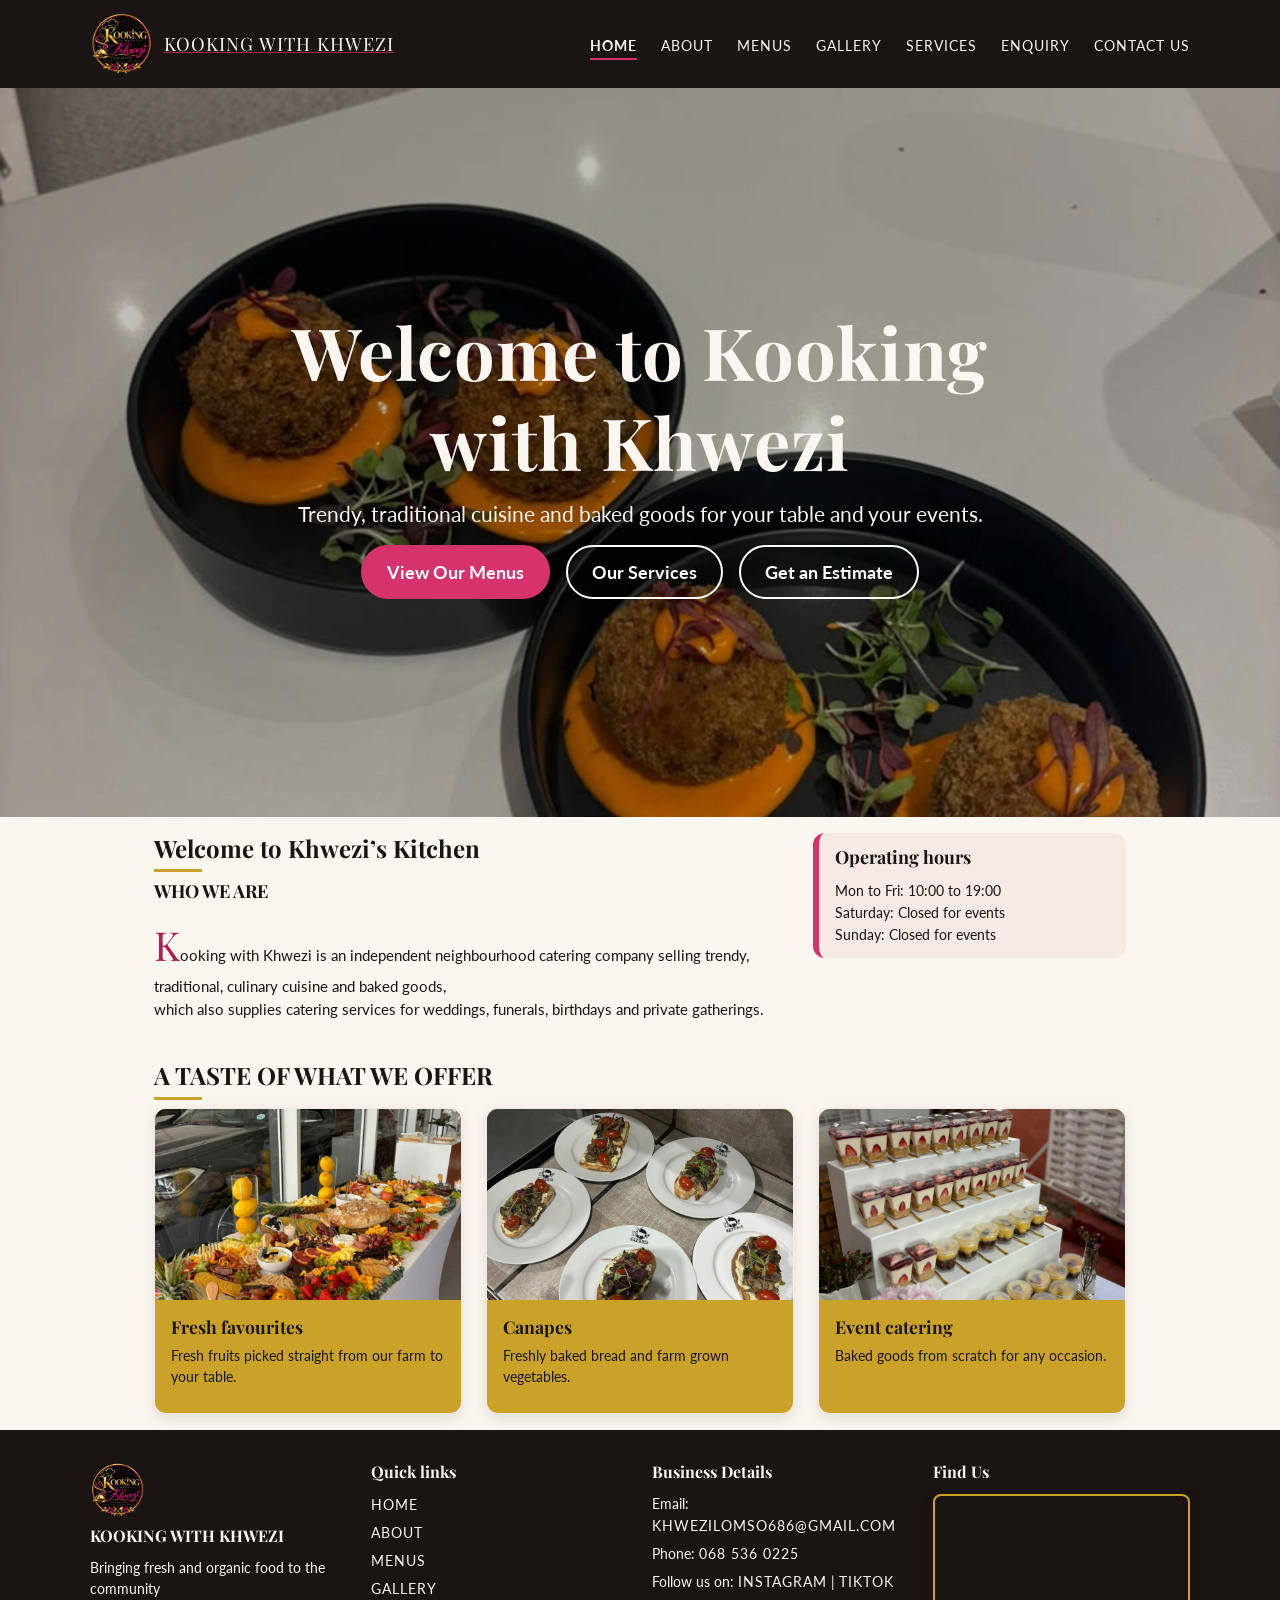
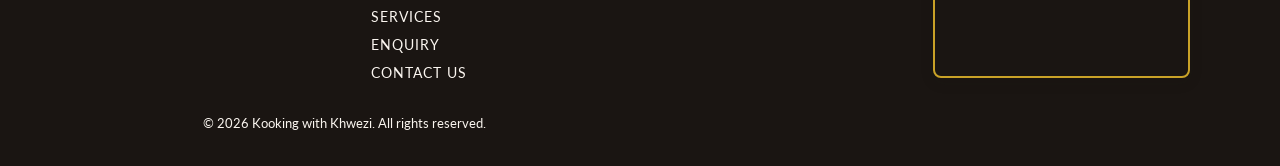
<file: index.html>
<!DOCTYPE html>
<html lang="en">
<head>
    <meta charset="UTF-8">
    <meta http-equiv="X-UA-Compatible" content="IE=edge">
    <meta name="viewport" content="width=device-width, initial-scale=1.0">
    <title>Kooking with Khwezi - Home</title>

    <meta name="description" content="Independent Rustenburg caterer serving trendy, traditional, gourmet cuisine and baked goods for weddings, funerals, birthdays, corporate functions and private events.">

    <meta name="keywords" content="catering Rustenburg, baked goods Rustenburg, wedding catering, event catering North West, private chef Rustenburg, Kooking with Khwezi">

    <meta name="robots" content="index, follow">
    <meta name="revisit" content="30 days">



   <!--Google fonts: Playfair Display (headings) and Lato (body)-->
    <link rel="preconnect" href="https://fonts.googleapis.com">
<link rel="preconnect" href="https://fonts.gstatic.com" crossorigin>
<link href="https://fonts.googleapis.com/css2?family=Lato:ital,wght@400;700&family=Playfair+Display:ital,wght@400;700&display=swap" rel="stylesheet">
 
<!-- An external stylesheet shared by every page-->   
<link rel="stylesheet" href="Styles/styles.css">
</head>
<body>
    <header class="site-header">
        <div class=" header-inner">
    <!--Company name and logo-->
    <a class="brand" href="index.html">
    <img src="Assets/images/Kooking-with-Khwezi-Catering-Emblem.png" alt="Kooking with Khwezi logo" width="64" height="64"> <!--logo-->
    <span>KOOKING WITH KHWEZI</span></a>
    <input type="checkbox" id="nav-toggle" class="nav-toggle">
    <label for="nav-toggle" class="nav-burger" aria-label="Open or close the menu">&#9776;</label>
    
    <!--Navigation menu-->
    <nav class="nav" aria-label="Main Navigation">
        <ul>
            <li><a href="index.html"  aria-current="page">HOME</a></li><li><a href="Pages/about.html">ABOUT</a></li><li><a href="Pages/menu.html">MENUS</a></li><li><a href="Pages/gallery.html">GALLERY</a></li><li><a href="Pages/services.html">SERVICES</a></li> <li><a href="Pages/enquiry.html">ENQUIRY</a></li> <li><a href="Pages/contact.html">CONTACT US</a></li>
        </ul>
    </nav>
    </div>
     </header>
     
        <!--Hero band repeated on most pages-->
        <section class="hero hero--home">
            <div class="slides" aria-hidden="true">
          <img src="Assets/images/croquettes-private-800.jpg" srcset="Assets/images/croquettes-private-800.jpg 800w, Assets/images/croquette-1920.jpg 1920w" sizes="100vw" alt="">
          <img src="Assets/images/Harvest-Table-800.jpg" srcset="Assets/images/Harvest-Table-800.jpg 800w, Assets/images/harvest-table-1920.jpg 1920w" sizes="100vw" alt="Harvest table catering display of fresh farm fruit for events in Rustenburg">
          <img src="Assets/images/event-table-decor-800.jpg" srcset="Assets/images/event-table-decor-800.jpg 800w, Assets/images/event-table-decor-1920.jpg 1920w" sizes="100vw" alt="">
          <img src="Assets/images/steak-private-800.jpg" srcset="Assets/images/steak-private-800.jpg 800w, Assets/images/steak-private-1920.jpg 1920w" sizes="100vw" alt="">
          <img src="Assets/images/chocolatepudding-800.jpg" srcset="Assets/images/chocolatepudding-800.jpg 800w, Assets/images/choc-pudding-1920.jpg 1920w" sizes="100vw" alt="">
            </div>

            <div class="hero-inner">
         <h1>Welcome to Kooking with Khwezi</h1>
         <p> Trendy, traditional cuisine and baked goods for your table and your events. </p> 
            <div class="hero-actions"><a class="btn" href="Pages/menu.html">View Our Menus</a>
            <a class="btn btn-outline" href="Pages/services.html">Our Services</a>
            <a class="btn btn-outline" href="Pages/enquiry.html">Get an Estimate</a>
            </div>
         </div> 
        </section>

       <main>
       <section class="section intro two-col">
        <div>
        <h2>Welcome to Khwezi&rsquo;s Kitchen</h2>
        <h3>WHO WE ARE</h3>
        <p>
            Kooking with Khwezi is an independent neighbourhood catering company selling trendy, traditional, culinary cuisine and baked goods,<br>  which also supplies catering services for weddings, funerals, birthdays and private gatherings.
        </p>
        </div>
        <aside class="hours" aria-label="Operating hours">
         <h3>Operating hours</h3>   
         <ul><li>Mon to Fri: 10:00 to 19:00 </li><li>Saturday: Closed for events</li><li>Sunday: Closed for events</li></ul>
        </aside>
       </section>

       <section class="section">
         <h2>A TASTE OF WHAT WE OFFER</h2>
        <div class="grid grid--3">
        <article class="card">
        
            <!--The preview image dimensions will be 800x600px-->
       
            <img src="Assets/images/Harvest-Table-800.jpg" srcset="Assets/images/Harvest-Table-400.jpg 400w, Assets/images/Harvest-Table-800.jpg 800w" sizes="(max-width: 600px) 100vw, (max-width: 960px) 50vw, 33vw" alt="Harvest table catering display of fresh farm fruit for events in Rustenburg" width="800" height="600" loading="lazy" >
            <div class="card-body"><h3>Fresh favourites</h3><p>Fresh fruits picked straight from our farm to your table.</p></div>
        </article>

        <article class="card">
            <img src="Assets/images/canapes-plates-800.jpg" srcset="Assets/images/canapes-plates-400.jpg 400w, Assets/images/canapes-plates-800.jpg 800w" sizes="(max-width: 600px) 100vw, (max-width: 960px) 50vw, 33vw" alt="Canapés topped with cream cheese, vegetables and rump steak" width="800" height="600" loading="lazy">
             <div class="card-body"><h3>Canapes</h3><p>Freshly baked bread and farm grown vegetables.</p></div>
        </article>
        
        <article class="card">
            <img src="Assets/images/dessert-table-800.jpg" srcset="Assets/images/dessert-table-400.jpg 400w, Assets/images/dessert-table-800.jpg 800w" sizes="(max-width: 600px) 100vw, (max-width: 960px) 50vw, 33vw" alt="Event dessert table with chocolate mousse and peppermint tart cups" width="800" height="600" loading="lazy" >
                  <div class="card-body"><h3>Event catering</h3><p>Baked goods from scratch for any occasion.</p></div> 
        </article>
        </div>
       </section>
     </main>

     <!--Site footer with business details, social media links and location-->
   <footer class="site-footer">
        <div class="footer-grid">
      <div class="footer-brand">
        <img src="Assets/images/Kooking-with-Khwezi-Catering-Emblem.png" alt="Kooking with Khwezi logo " width="56" height="56">
        <h3>KOOKING WITH KHWEZI</h3>
        <p>Bringing fresh and organic food to the community</p>
      </div>

        <div>
          <h3>Quick links</h3>
            <ul><li><a href="index.html">HOME</a></li>
             <li><a href="Pages/about.html">ABOUT</a></li>
              <li><a href="Pages/menu.html">MENUS</a></li>
               <li><a href="Pages/gallery.html">GALLERY</a></li>
                <li><a href="Pages/services.html">SERVICES</a></li>
                <li><a href="Pages/enquiry.html">ENQUIRY</a></li>
                 <li><a href="Pages/contact.html">CONTACT US</a></li></ul>
        </div>

        <div>
          <h3>Business Details</h3>
        <ul>
          <li>Email: <a href="mailto:khwezilomso686@gmail.com">Khwezilomso686@gmail.com</a></li>
          <li>Phone: <a href="tel:+27685360225">068 536 0225</a></li>
          <li>
            Follow us on:
            <a href="https://www.instagram.com/khwezis_mobile_kitchen?utm_source=ig_web_button_share_sheet&stkn=ZDNlZDc0MzIxNw==" target="_blank" rel="noopener noreferrer">Instagram</a> |
             <a href="https://www.tiktok.com/@kooking_with_khwezi?_r=1&_t=ZS-9AFSSzVnfZi" target="_blank" rel="noopener noreferrer">TikTok</a></li>    
             </ul>
          </div>
        

        <div class="footer-map">
            <h3>Find Us</h3>
           <div class="map-wrap">
            <iframe title="Map showing where KOOKING WITH KHWEZI is located" 
             src="https://www.google.com/maps/embed?pb=!1m18!1m12!1m3!1d3595.9999289196076!2d27.235920775179974!3d-25.67129707740883!2m3!1f0!2f0!3f0!3m2!1i1024!2i768!4f13.1!3m3!1m2!1s0x1ebe0961939f3aab%3A0x55ad76ab5378ed84!2s66%20Loop%20St%2C%20Rustenburg%2C%202999!5e0!3m2!1sen!2sza!4v1792767780115!5m2!1sen!2sza" width="600" height="450" style="border:0;" allowfullscreen="" loading="lazy" referrerpolicy="strict-origin-when-cross-origin"></iframe>
           </div>
        </div>
    </div>
           <p class="copyright"> &copy; <span id="year">2026</span> Kooking with Khwezi. All rights reserved.</p>
        
    </footer>
    <script src="Scripts/main.js"></script>
</body>
</html>
</file>
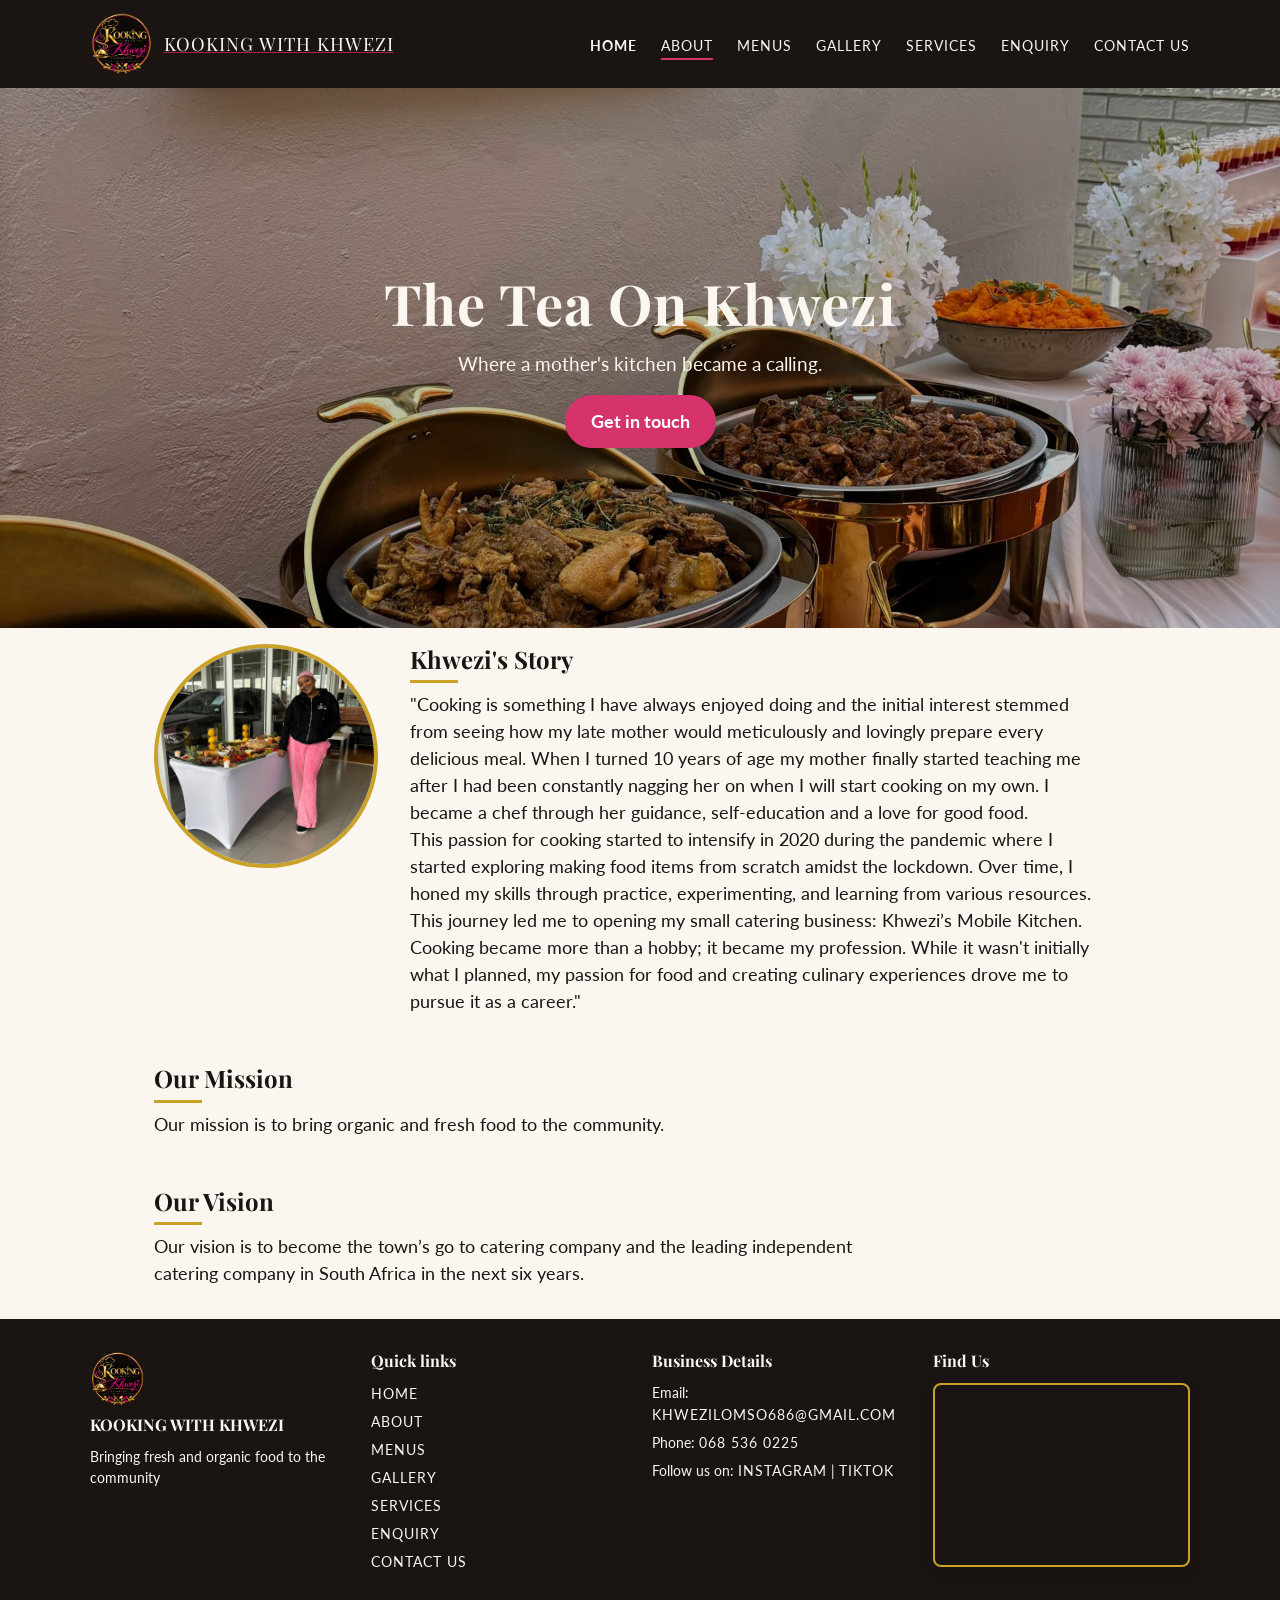
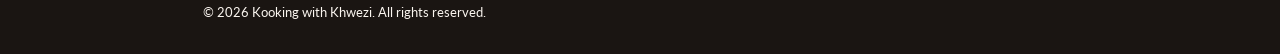
<file: Pages/about.html>
<!DOCTYPE html>
<html lang="en">
<head>
    <meta charset="UTF-8">
    <meta http-equiv="X-UA-Compatible" content="IE=edge">
    <meta name="viewport" content="width=device-width, initial-scale=1.0">
    <title>Kooking with Khwezi - About</title>
    <!--Meta description-->
    <meta name="description" content="Meet Khwezi, the chef behind Kooking with Khwezi. Read how a mother's kitchen became a Rustenburg catering business, plus our mission and vission.">

    <!--Meta Keywords-->
    <meta name="keywords" content="about Kooking with Khwezi, Khwezi chef, Rustenburg caterer, catering story, mission and vision">

    <!--Robots and revist tag // module manual LU7-->
    <meta name="robots" content="index, follow">
    <meta name="revisit" content="30 days">
    <!--Googlr Fonts: Playfair Display (headings) + Lato (body)-->
    <link rel="preconnect" href="https://fonts.googleapis.com">
<link rel="preconnect" href="https://fonts.gstatic.com" crossorigin>
<link href="https://fonts.googleapis.com/css2?family=Lato:ital,wght@400;700&family=Playfair+Display:ital,wght@400;700&display=swap" rel="stylesheet">
<!--Single external stylesheet shared by every page-->
    <link rel="stylesheet" href="../Styles/styles.css">
</head>
<body>
    <header class="site-header">
         <div class="header-inner">
      <a class="brand" href="../index.html">
     <img src="../Assets/images/Kooking-with-Khwezi-Catering-Emblem.png" alt="Kooking with Khwezi logo" width="64" height="64">
    <span>KOOKING WITH KHWEZI</span></a>
      <input type="checkbox" id="nav-toggle" class="nav-toggle">
      <label for="nav-toggle" class="nav-burger" aria-label="Open or close the menu">&#9776;</label>
    <nav class="nav" aria-label="Main navigation">
        <ul>
            <li><a href="../index.html">HOME</a></li>
             <li><a href="about.html" aria-current="page">ABOUT</a></li>
              <li><a href="menu.html">MENUS</a></li>
               <li><a href="gallery.html">GALLERY</a></li>
                <li><a href="services.html">SERVICES</a></li>
                <li><a href="enquiry.html">ENQUIRY</a></li>
              <li><a href="contact.html">CONTACT US</a></li>
        </ul>
    </nav>
    </div>
    </header>
    
    <main>
   <!--Hero band-->
   <section class="hero hero--page">
    <img class="hero-bg" src="../Assets/images/wedding-catering-800.jpg" srcset="../Assets/images/wedding-catering-800.jpg 800w, ../Assets/images/wedding-catering-1920.jpg 1920w" sizes="100vw" alt="">
    <div class="hero-inner"> 
    <h1>The Tea On Khwezi</h1>
    <p>Where a mother's kitchen became a calling.</p>
    <!--CTA Button-->
    <div class="hero-actions"> <a class="btn" href="contact.html">Get in touch</a>
    </div>
    </div>
   </section>

   <section class="section">
   <div class="split split--about">
   <!--Image of the founder of Kooking with Khwezi and her story-->
   <figure>
    <img class="profile" src="../Assets/images/Founder-KWK.jpg" alt="Khwezi - The founder and CEO of Kooking with Khwezi" width="500" height="500"></figure>
    

   <article>
    <h2>Khwezi's Story</h2>
    <p>
    "Cooking is something I have always enjoyed doing and the initial interest stemmed from seeing how my late mother would meticulously and lovingly prepare every delicious meal. When I turned 10 years of age my mother finally started teaching me after I had been constantly nagging her on when I will start cooking on my own. I became a chef through her guidance, self-education and a love for good food. <br> This passion for cooking started to intensify in 2020 during the pandemic where I started exploring making food items from scratch amidst the lockdown. Over time, I honed my skills through practice, experimenting, and learning from various resources. This journey led me to opening my small catering business: Khwezi’s Mobile Kitchen.<br> Cooking became more than a hobby; it became my profession. While it wasn't initially what I planned, my passion for food and creating culinary experiences drove me to pursue it as a career."
    </p>
</article>

   <section>
    <h2>Our Mission</h2>
    <p>Our mission is to bring organic and fresh food to the community.</p>
   </section>

   <section>
    <h2>Our Vision</h2>
    <p>Our vision is to become the town’s go to catering company and the leading independent catering company in South Africa in the next six years. </p>
   </section>

   </div>
</section>
    </main>

    <footer class="site-footer">
        <div class="footer-grid">
      <div class="footer-brand">
        <img src="../Assets/images/Kooking-with-Khwezi-Catering-Emblem.png" alt="Kooking with Khwezi logo" width="56" height="56">
        <h3>KOOKING WITH KHWEZI</h3>
        <p>Bringing fresh and organic food to the community</p>
      </div>

        <div>
          <h3>Quick links</h3>
        <ul>
            <li><a href="../index.html">HOME</a></li>
             <li><a href="about.html">ABOUT</a></li>
              <li><a href="menu.html">MENUS</a></li>
               <li><a href="gallery.html">GALLERY</a></li>
                <li><a href="services.html">SERVICES</a></li>
                <li><a href="enquiry.html">ENQUIRY</a></li>
                 <li><a href="contact.html">CONTACT US</a></li>
        </ul>
        </div>

        <div>
          <h3>Business Details</h3>
        <ul>
          <li>Email: <a href="mailto:khwezilomso686@gmail.com">Khwezilomso686@gmail.com</a></li>
          <li>Phone: <a href="tel:+27685360225">068 536 0225</a></li>
          <li>
            Follow us on:
           <a href="https://www.instagram.com/khwezis_mobile_kitchen?utm_source=ig_web_button_share_sheet&stkn=ZDNlZDc0MzIxNw==" target="_blank" rel="noopener noreferrer">Instagram</a> |
             <a href="https://www.tiktok.com/@kooking_with_khwezi?_r=1&_t=ZS-9AFSSzVnfZi" target="_blank" rel="noopener noreferrer">TikTok</a>     
          </li>
        </ul>
        </div>

        <div class="footer-map">
            <h3>Find Us</h3>
           <div class="map-wrap">
            <iframe title="Map showing where KOOKING WITH KHWEZI is located" 
             src="https://www.google.com/maps/embed?pb=!1m18!1m12!1m3!1d3595.9999289196076!2d27.235920775179974!3d-25.67129707740883!2m3!1f0!2f0!3f0!3m2!1i1024!2i768!4f13.1!3m3!1m2!1s0x1ebe0961939f3aab%3A0x55ad76ab5378ed84!2s66%20Loop%20St%2C%20Rustenburg%2C%202999!5e0!3m2!1sen!2sza!4v1792767780115!5m2!1sen!2sza" width="600" height="450" style="border:0;" allowfullscreen="" loading="lazy" referrerpolicy="strict-origin-when-cross-origin"></iframe>
           </div>
        </div>
    </div>
   <p class="copyright"> &copy; <span id="year">2026</span> Kooking with Khwezi. All rights reserved.</p>
        
    </footer>
    <script src="../Scripts/main.js"></script>
</body>
</html>
</file>
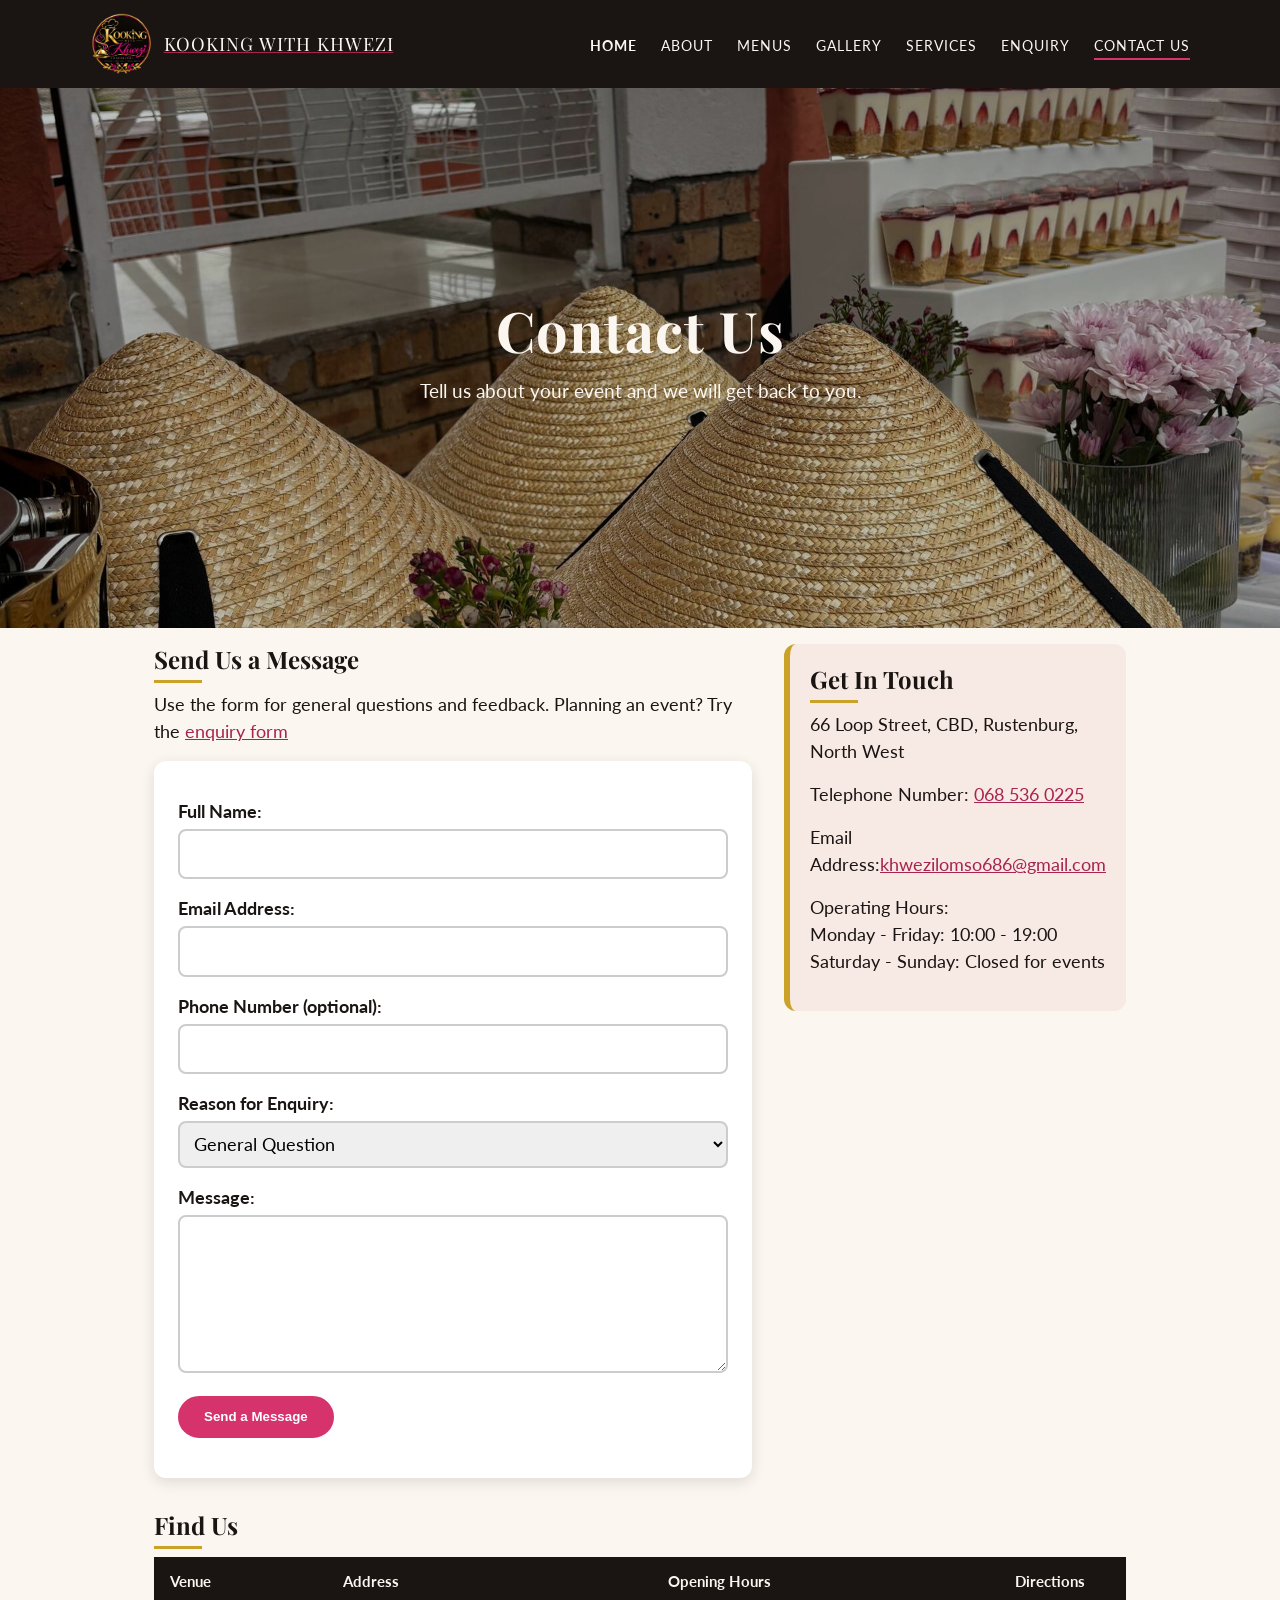
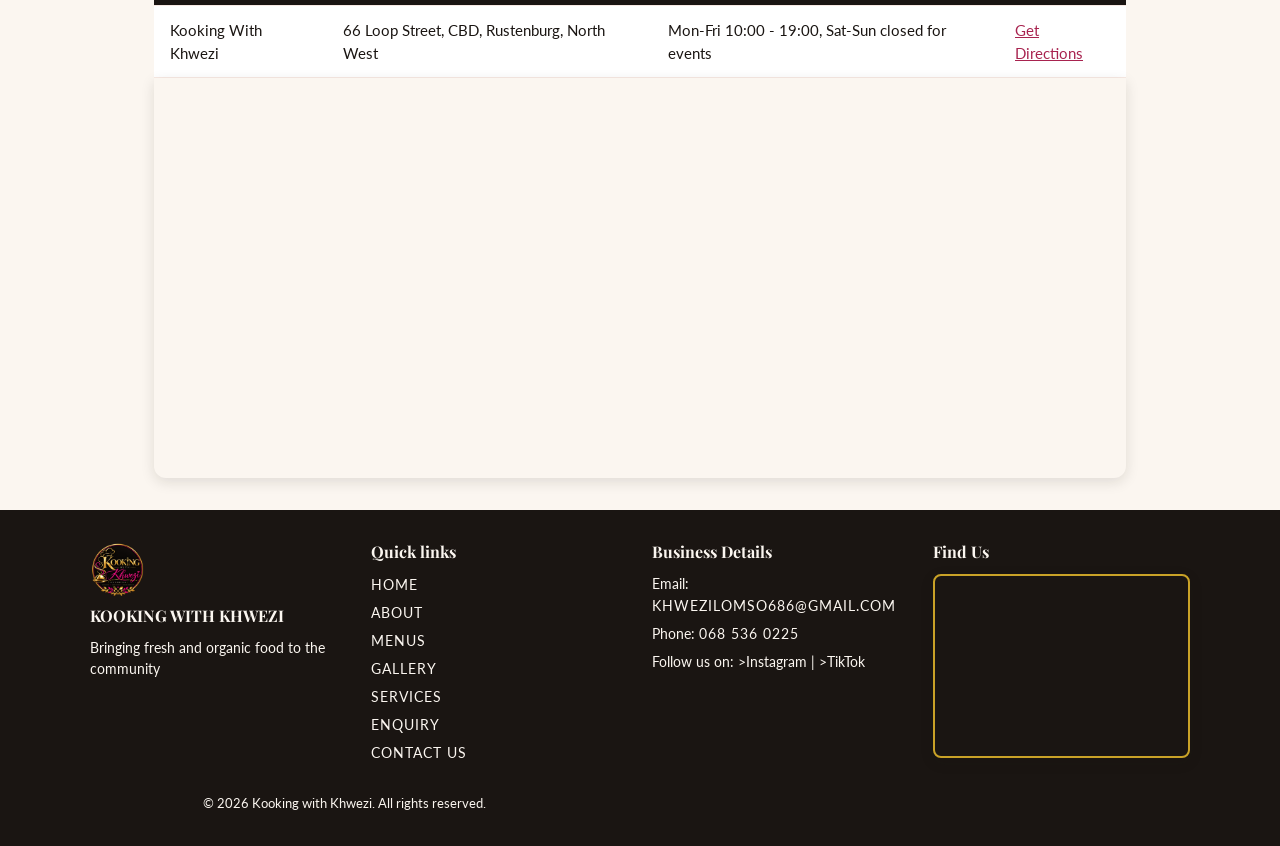
<file: Pages/contact.html>
<!DOCTYPE html>
<html lang="en">
<head>
    <meta charset="UTF-8">
    <meta http-equiv="X-UA-Compatible" content="IE=edge">
    <meta name="viewport" content="width=device-width, initial-scale=1.0">
    <title>Kooking with Khwezi - Contact Us</title>

    <!--Meta description-->
    <meta name="description" content="send Kooking with Khwezi a message, find our kitchen at 66 Loop street, Rustenburg, and see our location on the map.">

    <!--Meta Keywords-->
    <meta name="keywords" content="contact Kooking with Khwezi, caterer Rustenburg, 66 Loop Street, catering contact, Rustenburg map">

    <!--ROBOTS & Revists-->
    <meta name="robots" content="index, follow">
    <meta name="revisit" content="30 days">

    <!-- Google Fonts: Playfair Display (headings) and Lato (body) -->
    <link rel="preconnect" href="https://fonts.googleapis.com">
<link rel="preconnect" href="https://fonts.gstatic.com" crossorigin>
<link href="https://fonts.googleapis.com/css2?family=Lato:ital,wght@400;700&family=Playfair+Display:ital,wght@400;700&display=swap" rel="stylesheet">
<!-- One external stylesheet shared by every page -->
    <link rel="stylesheet" href="../Styles/styles.css">
</head>
<body>
    <!-- Header with sticky top bar with logo, name and navigation-->
        <header class="site-header">
            <div class="header-inner">
                <a class="brand" href="../index.html">
            <img src="../Assets/images/Kooking-with-Khwezi-Catering-Emblem.png" alt="Kooking with Khwezi logo" width="64" height="64">
    <span>KOOKING WITH KHWEZI</span></a>

      <!-- Checkbox and label toggle the mobile menu without JavaScript -->
      <input type="checkbox" id="nav-toggle" class="nav-toggle">
      <label for="nav-toggle" class="nav-burger" aria-label="Open or close the menu">&#9776;</label>
    <nav class="nav" aria-label="Main navigation">
        <ul>
            <li><a href="../index.html">HOME</a></li>
             <li><a href="about.html">ABOUT</a></li>
              <li><a href="menu.html">MENUS</a></li>
               <li><a href="gallery.html">GALLERY</a></li>
                <li><a href="services.html">SERVICES</a></li>
                <li><a href="enquiry.html">ENQUIRY</a></li>
                 <li><a href="contact.html" class="current" aria-current="page">CONTACT US</a></li>
        </ul>
    </nav>
   </div>
    </header>
    
     <section class="hero hero--page">
    <img class="hero-bg" src="../Assets/images/event-table-decor-800.jpg" srcset="../Assets/images/event-table-decor-800.jpg 800w, ../Assets/images/event-table-decor-1920.jpg 1920w" sizes="100vw" alt="">    
    <div class="hero-inner">
     <h1>Contact Us</h1>   
     <p>Tell us about your event and we will get back to you. </p>
     </div>
     </section>

    <main class="section two-col">
  <section>
    <h2>Send Us a Message</h2>
    <p>Use the form for general questions and feedback. Planning an event? Try the <a href="enquiry.html">enquiry form</a></p>
<!--Enquiry form + business's details and location-->

<!-- NEW (POE 4.1): the action attribute now holds the web address the form data is sent to.
        contact.js sends the form to this address with fetch (AJAX). -->

<form class="form" id="contact-form" action="https://formspree.io/f/mrppwnke" method="post" novalidate>
   

    <!-- NEW (security): hidden "honeypot" field. People never see it, but spam robots fill it in, and the form service discards those messages. -->
                <p class="honeypot" aria-hidden="true"><label>Leave this empty <input type="text" name="_gotcha" tabindex="-1" autocomplete="off"></label></p>

    <p> <label for="name">Full Name:</label>
        <input
        type="text"
        id="name"
        name="name" autocomplete="name">
 </p>

 <p> <label for="email">Email Address: </label>
    <input type="email" id="email" name="email" autocomplete="email">
 </p>

 <p> <label for="phone">
    Phone Number (optional): 
 </label>
 <input type="tel" id="phone" name="phone" autocomplete="tel">
 </p>
<p> <label for="reason">Reason for Enquiry:</label>
    <select id = "reason" name="reason">
        <option value="general">General Question</option>
        <option value="feedback">Feedback</option>
        <option value="compliment">Compliment</option>
        <option value="complaint">Complaint</option>
    </select>
</p>

<p>
    <label for="message">Message:</label>
    <textarea id="message" name="message" rows="5" maxlength="1000" ></textarea>
</p>

<p>
    <!--Customers will write down their enquires, details of the event to get a quote and write down feedback-->
    <button type="submit" class="btn">Send a Message</button>
</p>
   </form>
  </section>
<aside class="panel">
    <h2>Get In Touch</h2>
    <p>
        66 Loop Street, CBD, Rustenburg, North West
    </p>
    <p>Telephone Number: <a href="tel:+27685360225">068 536 0225</a></p>
    <p> Email Address:<a href="mailto:khwezilomso686@gmail.com">khwezilomso686@gmail.com</a></p>
    <p>Operating Hours: <br> Monday - Friday: 10:00 - 19:00 <br> Saturday - Sunday: Closed for events </p> 
</aside>
    </main>

    <section class="section find-us">
        <h2>Find Us</h2>

        <table class="find-table">
            <thead>
                <tr>
                    <th>Venue</th>
                    <th>Address</th>
                    <th>Opening Hours</th>
                    <th>Directions</th>
                </tr>
            </thead>
            <tbody>
                <tr>
                    <td>Kooking With Khwezi</td>
                    <td>66 Loop Street, CBD, Rustenburg, North West</td>
                    <td>Mon-Fri 10:00 - 19:00, Sat-Sun closed for events</td>
                    <td><a href="https://www.google.com/maps/dir/?api=1&destination=66+Loop+Street+Rustenburg" target="_blank" rel="noopener">Get Directions</a></td>
                </tr>
            </tbody>
        </table>

        <div class="map-wrap">
         <iframe title="Map showing where KOOKING WITH KHWEZI is located" 
        src="https://www.google.com/maps/embed?pb=!1m18!1m12!1m3!1d3595.9999289196076!2d27.235920775179974!3d-25.67129707740883!2m3!1f0!2f0!3f0!3m2!1i1024!2i768!4f13.1!3m3!1m2!1s0x1ebe0961939f3aab%3A0x55ad76ab5378ed84!2s66%20Loop%20St%2C%20Rustenburg%2C%202999!5e0!3m2!1sen!2sza!4v1792767780115!5m2!1sen!2sza" width="600" height="450" style="border:0;" allowfullscreen="" loading="lazy" referrerpolicy="strict-origin-when-cross-origin"></iframe>   
        </div>
    </section>

<footer class="site-footer">
        <div class="footer-grid">
      <div class="footer-brand">
        <img src="../Assets/images/Kooking-with-Khwezi-Catering-Emblem.png" alt="Kooking with Khwezi logo" width="56" height="56">
        <h3>KOOKING WITH KHWEZI</h3>
        <p>Bringing fresh and organic food to the community</p>
      </div>

        <div>
          <h3>Quick links</h3>
        <ul>
            <li><a href="../index.html">HOME</a></li>
             <li><a href="about.html">ABOUT</a></li>
              <li><a href="menu.html">MENUS</a></li>
               <li><a href="gallery.html">GALLERY</a></li>
                <li><a href="services.html">SERVICES</a></li>
                <li><a href="enquiry.html">ENQUIRY</a></li>
                 <li><a href="contact.html">CONTACT US</a></li>
        </ul>
        </div>

        <div>
          <h3>Business Details</h3>
        <ul>
          <li>Email: <a href="mailto:khwezilomso686@gmail.com">khwezilomso686@gmail.com</a></li>
          <li>Phone: <a href="tel:+27685360225">068 536 0225</a></li>
          <li>
            Follow us on:
           <a href="https://www.instagram.com/khwezis_mobile_kitchen?utm_source=ig_web_button_share_sheet&stkn=ZDNlZDc0MzIxNw=="  target="_blank" rel="noopener noreferrer"></a>>Instagram</a> |
             <a href="https://www.tiktok.com/@kooking_with_khwezi?_r=1&_t=ZS-9AFSSzVnfZi"  target="_blank" rel="noopener noreferrer"></a>>TikTok</a>  
          </li>
        </ul>
        </div>

        <div class="footer-map">
            <h3>Find Us</h3>
          <div class="map-wrap">
            <iframe title="Map showing where KOOKING WITH KHWEZI is located" 
             src="https://www.google.com/maps/embed?pb=!1m18!1m12!1m3!1d3595.9999289196076!2d27.235920775179974!3d-25.67129707740883!2m3!1f0!2f0!3f0!3m2!1i1024!2i768!4f13.1!3m3!1m2!1s0x1ebe0961939f3aab%3A0x55ad76ab5378ed84!2s66%20Loop%20St%2C%20Rustenburg%2C%202999!5e0!3m2!1sen!2sza!4v1792767780115!5m2!1sen!2sza" width="600" height="450" style="border:0;" allowfullscreen="" loading="lazy" referrerpolicy="strict-origin-when-cross-origin"></iframe>
           </div>
        </div>
    </div>
     <p class="copyright"> &copy; <span id="year">2026</span> Kooking with Khwezi. All rights reserved.</p>
        
    </footer>
    <script src="../Scripts/main.js"></script>
    <script src="../Scripts/contact.js"></script>
</body>
</html>
</file>
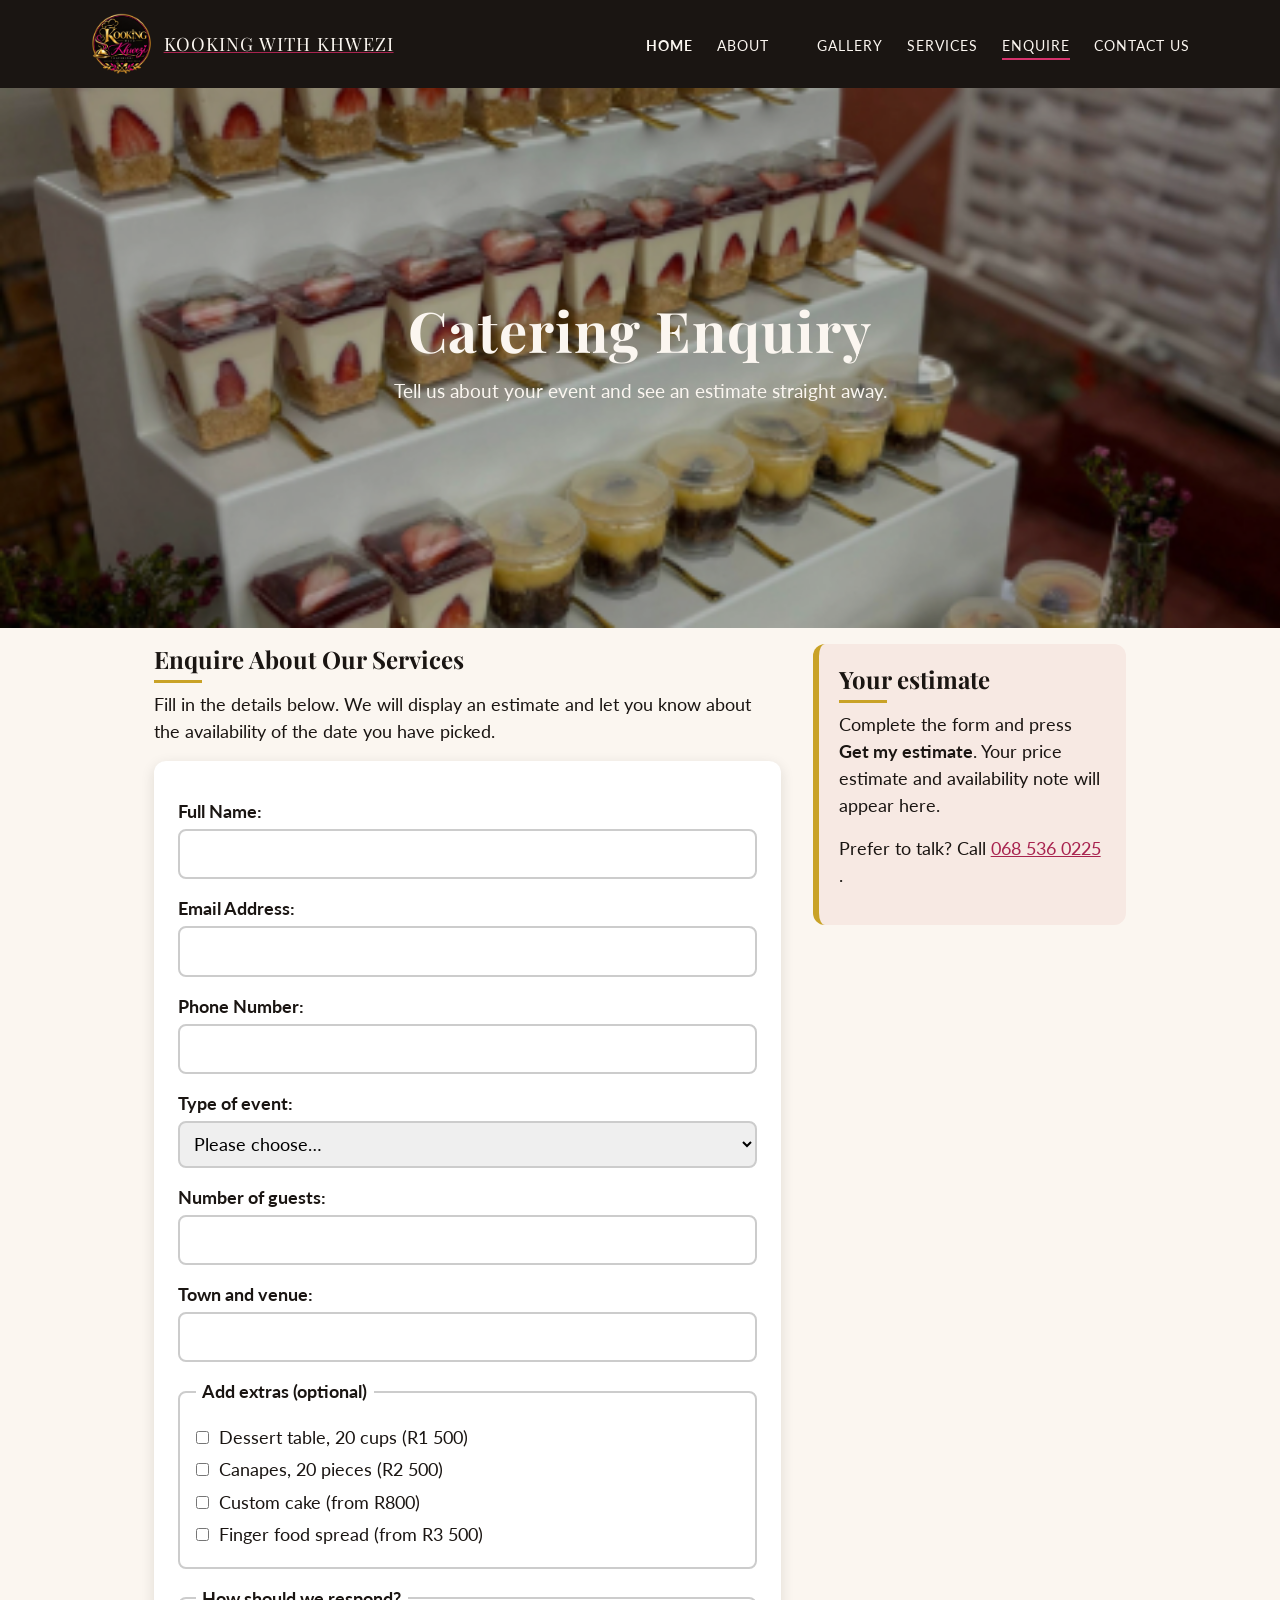
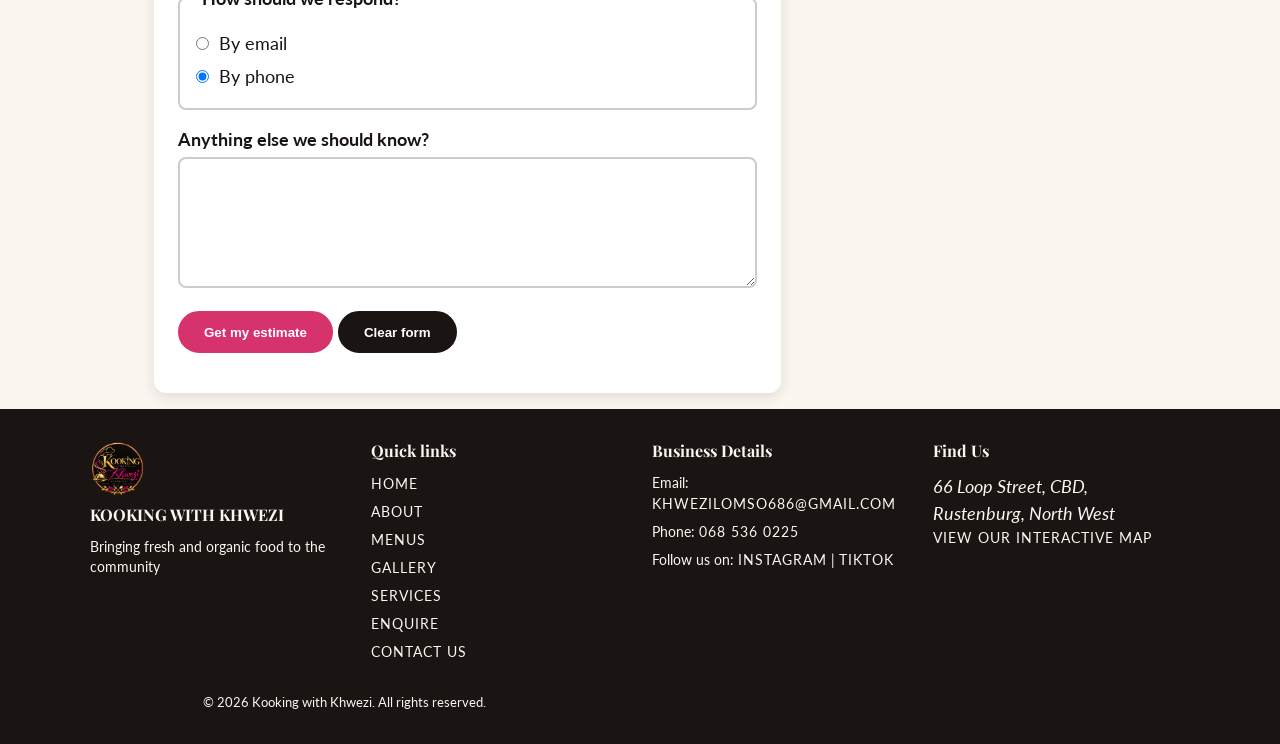
<file: Pages/equiry.html>
<!DOCTYPE html>
<html lang="en">
<head>
    <meta charset="UTF-8">
    <meta name="viewport" content="width=device-width, initial-scale=1.0">
    <title>Kooking with Khwezi - Enquiry</title>

    <meta name="description" content="Tell us about your special event and get an instant catering estimate and availability note from Kooking with Khwezi">
    <meta name="keywords" content="catering enquiry, catering quote Rustenburg, wedding catering, event catering estimate">

      <!-- Google Fonts: Playfair Display (headings) + Lato (body) -->
    <link rel="preconnect" href="https://fonts.googleapis.com">
<link rel="preconnect" href="https://fonts.gstatic.com" crossorigin>
<link href="https://fonts.googleapis.com/css2?family=Lato:ital,wght@0,100;0,300;0,400;0,700;0,900;1,100;1,300;1,400;1,700;1,900&family=Playfair+Display:ital,wght@0,400..900;1,400..900&display=swap" rel="stylesheet">
  <!-- One external stylesheet shared by every page -->
    <link rel="stylesheet" href="../Styles/styles.css">
</head>
<body>

     <!--Header with sticky top bar with logo, name and navigation-->
    <header class="site-header">
       <div class="header-inner">
      <a class="brand" href="../index.html">
       <img src="../Assets/images/Kooking with Khwezi Catering Emblem.png" alt="Kooking with Khwezi logo" width="64" height="64">
    <span>KOOKING WITH KHWEZI</span></a>
       <!-- Checkbox and label toggle the mobile menu -->
      <input type="checkbox" id="nav-toggle" class="nav-toggle">
      <label for="nav-toggle" class="nav-burger" aria-label="Open or close the menu">&#9776;</label>

        <nav class="nav" aria-label="Main navigation">

        <ul>
            <li><a href="../index.html">HOME</a></li>
             <li><a href="about.html">ABOUT</a></li>
              <li><a href="menu.html"></a></li>
               <li><a href="gallery.html">GALLERY</a></li>
                <li><a href="services.html">SERVICES</a></li>
                 <li><a href="equiry.html" aria-current="page">Enquire</a></li>
                 <li><a href="contact.html">CONTACT US</a></li>
        </ul>
    </nav>
       </div>
    </header>

    <!--Hero band-->
    <section class="hero hero--page">
        <img class="hero-bg" src="../Assets/images/desertable-800.png.jpg" alt="">
        <div class="hero-inner">
            <h1>Catering Enquiry</h1>
            <p>Tell us about your event and see an estimate straight away.</p>
        </div>
    </section>

    <!--New page, the purpose of this page is for customers to ask about a service anf get an estimated cost and availability response.-->
     <main class="section two-col">
        <section>
            <h2>Enquire About Our Services</h2>
            <p>Fill in the details below. We will display an estimate and let you know about the availability of the date you have picked.</p>

            <form class="form" id="enquiry form" action="#" method="post" novalidate>
                <p>
                    <label for="enq-name">Full Name:</label>
                    <input type="text" id="enq-name" name="enq-name" autocomplete="name">
                </p>
                   
                <p>
                    <label for="email">Email Address:</label>
                    <input type="email" id="enq-email" name="email" autocomplete="email">

                </p>

                <p>
                     <label for="phone">Phone Number:</label>
                    <input type="tel" id="enq-phone" name="phone" autocomplete="tel">
                </p>

                <p>
                    <label for="event-type">Type of event:</label>
                    <select id="event-type" name="event-type">
                        <option value="">Please choose&hellip;</option>
                        <option value="wedding">Wedding</option>
                        <option value="corporate">Corporate function</option>
                        <option value="private">Private catering</option>
                        <option value="birthday">Birthday party</option>
                        <option value="funeral">Funeral or memorial</option>
                        <option value="weekday">Weekday meals (pickup)</option>
                         <option value="weekday">Weekday meals (delivery)</option>
                    </select>
                </p>

                <p>
                    <label for="guests" id="guests-label">Number of guests:</label>
                    <input type="number" id="guests" name="guests" min="1" inputmode="numeric">
                </p>

                <p>
               <label for="venue">Town and venue:</label>
               <input type="text" id="venue" autocomplete="off">
                </p>

                <fieldset>
                    <legend>Add extras (optional)</legend>
                    <label class="choice"><input type="checkbox" name="extras" value="dessert">Dessert table, 20 cups (R1 500)</label>
                    <label class="choice"><input type="checkbox" name="extras" value="canapes">Canapes, 20 pieces (R2 500)</label>
                    <label class="choice"><input type="checkbox" name="extras" value="cake">Custom cake (from R800)</label>
                    <label class="choice"><input type="checkbox" name="extras" value="fingerfood">Finger food spread (from R3 500)</label>
                </fieldset>

                <fieldset>
                    <legend>How should we respond?</legend>
                    <label class="choice"><input type="radio" name="contact-pref" value="Email" checked>By email</label>
                    <label class="choice"><input type="radio" name="contact-pref" value="Phone" checked>By phone</label>
                </fieldset>

                <p>
                    <label for="notes">Anything else we should know?</label>
                    <textarea id="notes" name="notes" rows="4" maxlength="900"></textarea>
                </p>

                <p class="actons">
                    <button type="submit" class="btn">Get my estimate</button>
                     <button type="reset" class="btn btn-dark">Clear form</button>
                </p>
            </form>
        </section>

        <!--The response will appear here without the customer reloading the page-->
           <aside class="panel" id="result" aria-live="polite">
            <h2>Your estimate</h2>
            <p>Complete the form and press <strong>Get my estimate</strong>. Your price estimate and availability note will appear here.</p>
            <p>Prefer to talk? Call <a href="tel:+27685360225">068 536 0225 </a>.</p>
           </aside>     
     </main>

        <footer class="site-footer">
        <div class="footer-grid">
      <div class="footer-brand">
        <img src="../Assets/images/Kooking with Khwezi Catering Emblem.png" width="56" height="56">
        <h3>KOOKING WITH KHWEZI</h3>
        <p>Bringing fresh and organic food to the community</p>
      </div>

        <div>
          <h3>Quick links</h3>
        <ul>
            <li><a href="../index.html">HOME</a></li>
             <li><a href="about.html">ABOUT</a></li>
              <li><a href="menu.html">MENUS</a></li>
               <li><a href="gallery.html">GALLERY</a></li>
                <li><a href="services.html">SERVICES</a></li>
                 <li><a href="enquiry.html">Enquire</a></li>
                 <li><a href="contact.html">CONTACT US</a></li>
        </ul>
        </div>

        <div>
          <h3>Business Details</h3>
        <ul>
          <li>Email: <a href="mailto:khwezilomso686@gmail.com">Khwezilomso686@gmail.com</a></li>
          <li>Phone: <a href="tel:+27685360225">068 536 0225</a></li>
          <li>
            Follow us on:
            <a href="https://www.instagram.com/khwezis_mobile_kitchen?utm_source=ig_web_button_share_sheet&stkn=ZDNlZDc0MzIxNw==" target="_blank" rel="noopener noreferrer">Instagram</a> |
             <a href="https://www.tiktok.com/@kooking_with_khwezi?_r=1&_t=ZS-9AFSSzVnfZi" target="_blank" rel="noopener noreferrer">TikTok</a>    
          </li>
        </ul>
        </div>

        <div class="footer-map">
            <h3>Find Us</h3>
          <address>66 Loop Street, CBD, <br> Rustenburg, North West</address>
          <p><a href="contact.html#find-us">View our interactive map</a></p>
           </div>
        </div>
    </div>
     <p class="copyright"> &copy; <span id="year">2026</span> Kooking with Khwezi. All rights reserved.</p>
        
    </footer>
    <script src="../Scripts/main.js"></script>
    <script src="../Scripts/enquiry.js"></script>

</body>
</html>
</file>
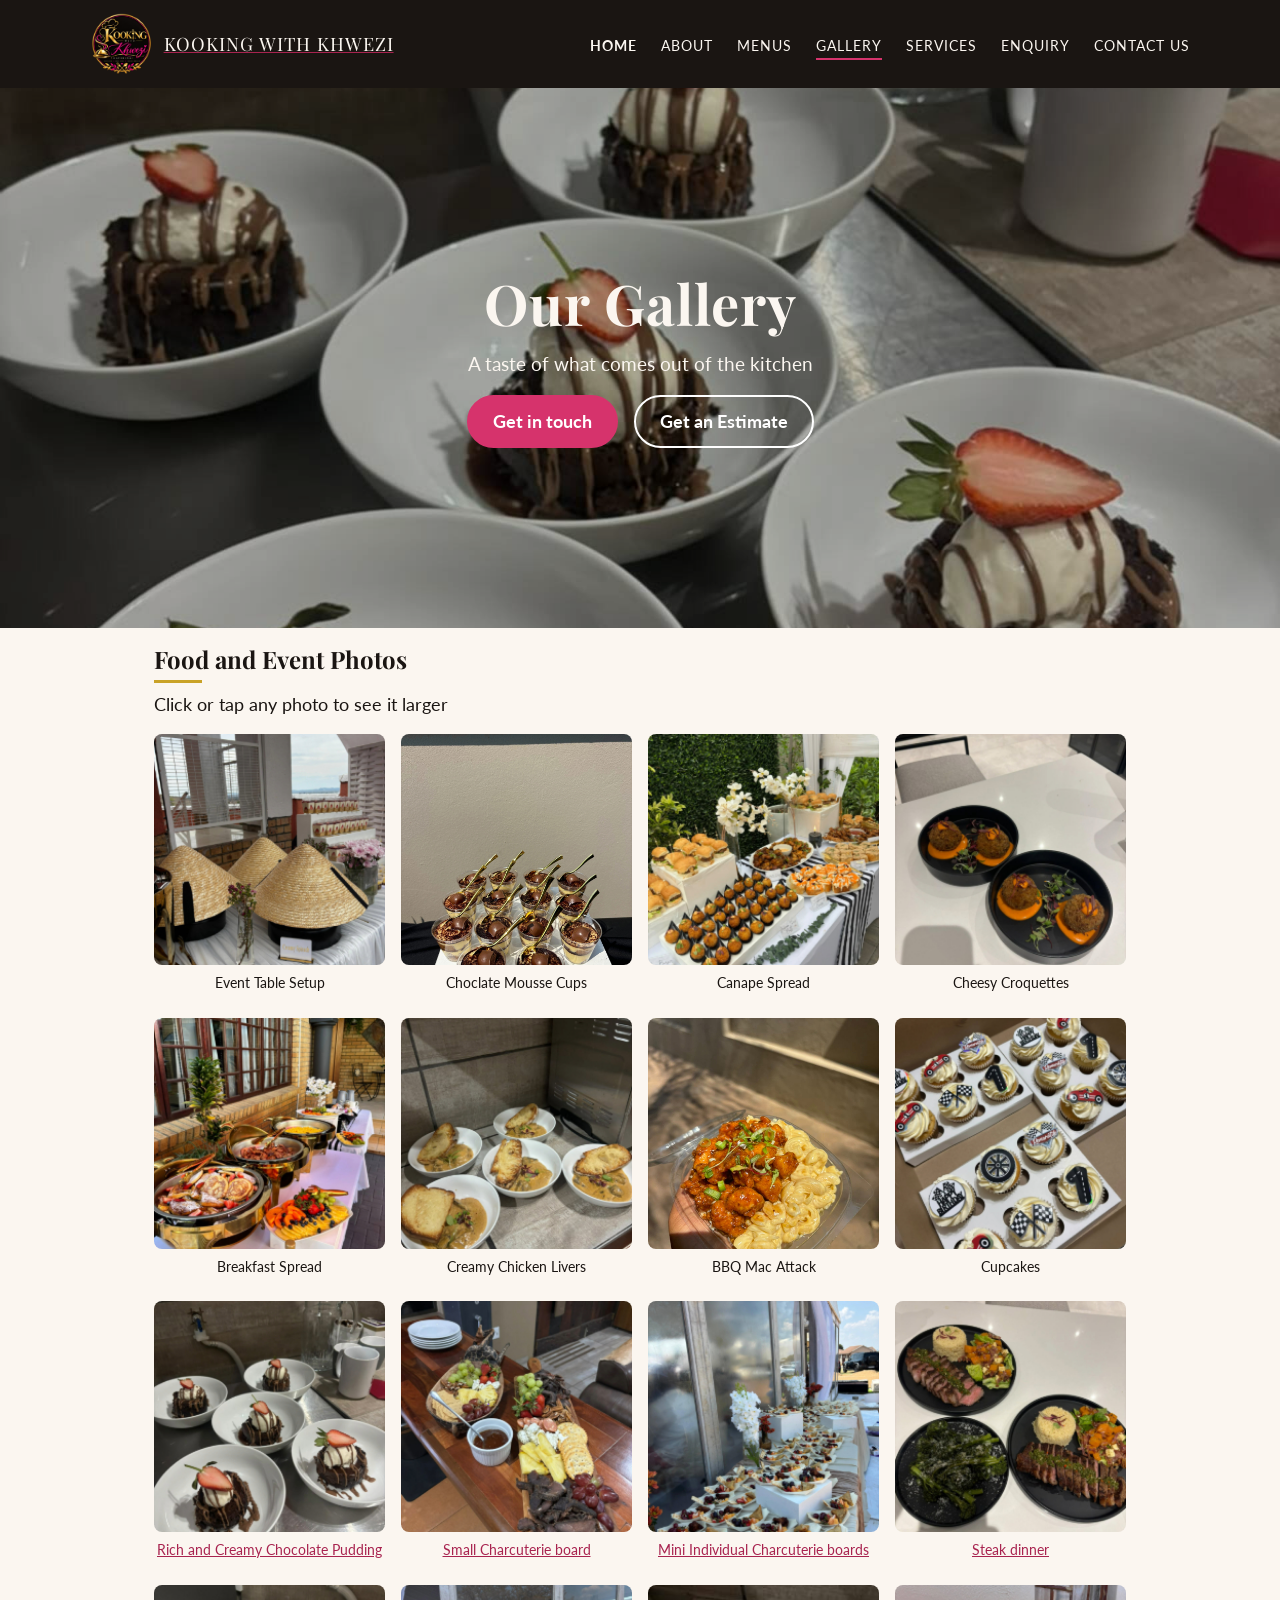
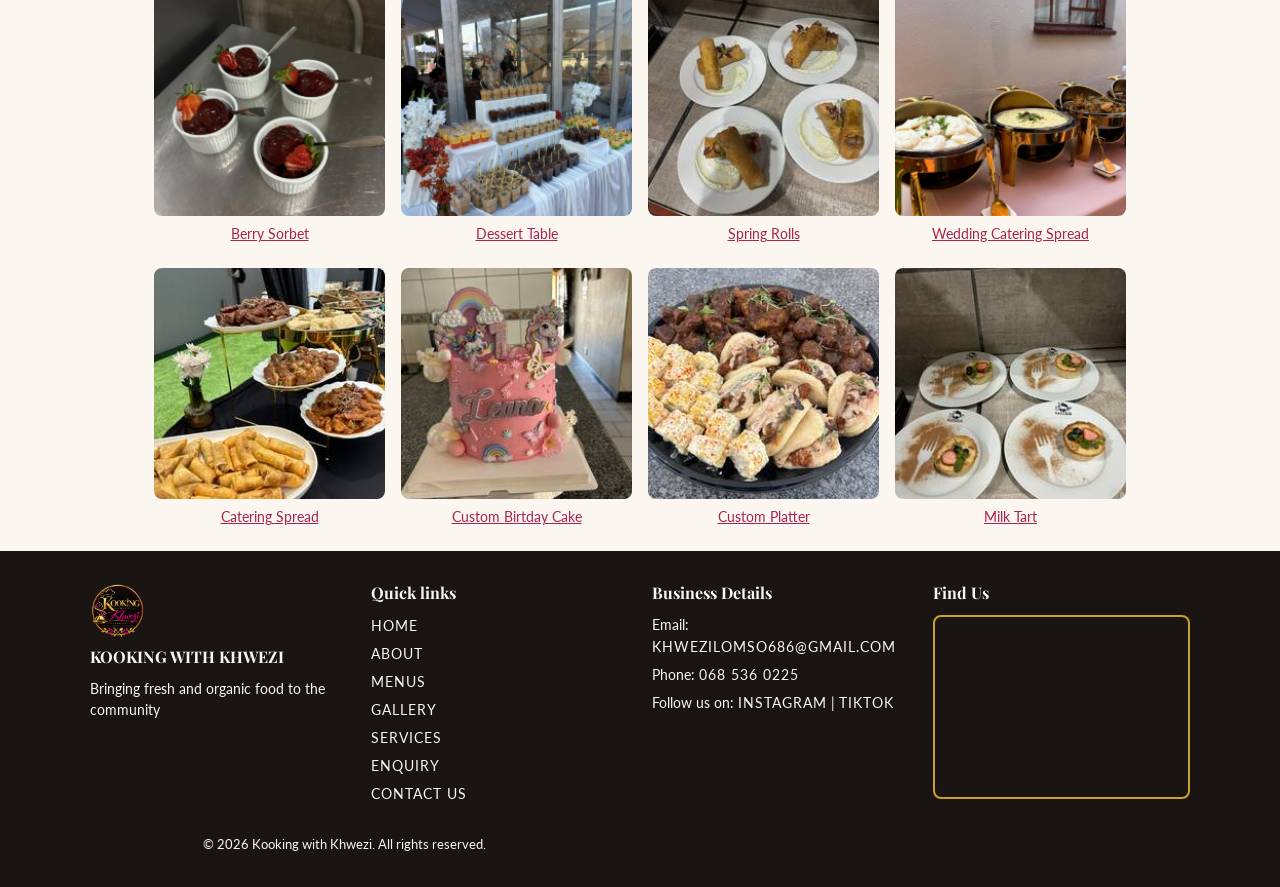
<file: Pages/gallery.html>
<!DOCTYPE html>
<html lang="en">
<head>
    <meta charset="UTF-8">
    <meta http-equiv="X-UA-Compatible" content="IE=edge">
    <meta name="viewport" content="width=device-width, initial-scale=1.0">
    <title>Kooking with Khwezi- Gallery</title>

    <!--Meta description-->
    <meta name="description" content="Photos of our catering: event tables, canapes, dessert tables, cakes, charcuterie boards and private dinners. Click a photo to see it larger.">
    <!--Meta Keywords-->
    <meta name="keywords" content="catering photos Rustenburg, event catering gallery, dessert table, charcuterie board, wedding catering photos">
    <!--Robots and Revist-->
    <meta name="robots" content="index,follow">
    <meta name="revisit" content="30 days">
 <!-- Google Fonts: Playfair Display (headings) + Lato (body) -->
<link rel="preconnect" href="https://fonts.googleapis.com">
<link rel="preconnect" href="https://fonts.gstatic.com" crossorigin>
<link href="https://fonts.googleapis.com/css2?family=Lato:ital,wght@400;700&family=Playfair+Display:ital,wght@400;700&display=swap" rel="stylesheet">
 
<!-- One external stylesheet shared by every page -->
    <link rel="stylesheet" href="../Styles/styles.css">
</head>
<body>

    <!--Header with sticky top bar with logo, name and navigation-->
    <header class="site-header">
         <div class="header-inner">
             <a class="brand" href="../index.html">
    <img src="../Assets/images/Kooking-with-Khwezi-Catering-Emblem.png" alt="Kooking with Khwezi logo" width="64" height="64">
    <span>KOOKING WITH KHWEZI</span></a>

     <!-- Checkbox and label toggle the mobile menu -->
      <input type="checkbox" id="nav-toggle" class="nav-toggle">
      <label for="nav-toggle" class="nav-burger" aria-label="Open or close the menu">&#9776;</label>
    <nav class="nav" aria-label="Main navigation">
        <ul>
            <li><a href="../index.html">HOME</a></li>
             <li><a href="about.html">ABOUT</a></li>
              <li><a href="menu.html">MENUS</a></li>
               <li><a href="gallery.html"  aria-current="page">GALLERY</a></li>
                <li><a href="services.html">SERVICES</a></li>
                <li><a href="enquiry.html">ENQUIRY</a></li>
                 <li><a href="contact.html">CONTACT US</a></li>
        </ul>
    </nav>
   </div>
    </header>

   <!--Hero band plus one CTA button-->
   <section class="hero hero--page">
    <img class="hero-bg" src="../Assets/images/chocolatepudding-800.jpg" srcset="../Assets/images/chocolatepudding-800.jpg 800w, ../Assets/images/choc-pudding-1920.jpg 1920w" sizes="100vw" alt="">
    <div class="hero-inner">
    <h1>Our Gallery</h1>
    <p>A taste of what comes out of the kitchen</p>
    <div class="hero-actions">
    <a class="btn" href="contact.html">Get in touch</a>
    <a class="btn btn-outline" href="enquiry.html">Get an Estimate</a>
    </div>
    </div>
   </section>

   <main>
  <!--This page display all the food offered for events only-->
   <section class="section">
    <h2>Food and Event Photos</h2>
    <p>Click or tap any photo to see it larger</p>
    <div class="gallery-grid">
    
    <figure>
        <a class="lb-link" href="../Assets/images/event-table-decor-800.jpg" data-caption="Event Table Setup">
        <img src="../Assets/images/event-table-decor-800.jpg" srcset="../Assets/images/event-table-decor-400.jpg 400w, ../Assets/images/event-table-decor-800.jpg 800w" sizes="(max-width: 900px) 50vw, 25vw" alt="Decorated event table setup by Kooking with Khwez" width="800" height="800" loading="lazy">
        </a>
        <figcaption>Event Table Setup</figcaption>
    </figure>

    <figure>
        <a class="lb-link" href="../Assets/images/choco-dessert-table-800.jpg" data-caption="Choclate Mousse Cups">
        <img src="../Assets/images/choco-dessert-table-800.jpg"
        sizes="(max-width: 900px) 50vw, 25vw" alt="Chocolate Mousse Cups dessert table" width="800" height="800" loading="lazy" >
        </a>
        <figcaption>Choclate Mousse Cups</figcaption>
    </figure>
    
       <figure>
         <a class="lb-link" href="../Assets/images/Event-1-800.jpg" data-caption="Canape Spread">
        <img src="../Assets/images/finger-food-spread-800.jpg" 
        srcset="../Assets/images/finger-food-spread-400.jpg 400w, ../Assets/images/finger-food-spread-800.jpg 800w" sizes="(max-width: 900px) 50vw, 25vw" alt="Canapes" width="800" height="800" loading="lazy">
        </a>
        <figcaption>Canape Spread</figcaption>
    </figure>

    <figure>
        <a class="lb-link" href="../Assets/images/croquettes-private-800.jpg" data-caption="Cheesy Croquettes">
        <img src="../Assets/images/croquettes-private-800.jpg" srcset="../Assets/images/croquettes-private-400.jpg 400w, ../Assets/images/croquettes-private-800.jpg 800w" sizes="(max-width: 900px) 50vw, 25vw" alt="Croquettes" width="800" height="800" loading="lazy">
         </a>
        <figcaption>Cheesy Croquettes</figcaption>
    </figure>

      <figure>
        <a class="lb-link" href="../Assets/images/breakfast-catering-800.jpg" data-caption=" Breakfast Spread">
        <img src="../Assets/images/breakfast-catering-800.jpg" srcset="../Assets/images/breakfast-catering-400.jpg 400w, ../Assets/images/breakfast-catering-800.jpg 800w" sizes="(max-width: 900px) 50vw, 25vw" alt="Breakfast" width="800" height="800" loading="lazy" >
        </a>
        <figcaption> Breakfast Spread</figcaption>
    </figure>

    <figure>
        <a class="lb-link" href="../Assets/images/chickenlivers-800.jpg" data-caption="Creamy Chicken Livers">
        <img src="../Assets/images/chickenlivers-800.jpg" srcset="../Assets/images/chickenlivers-400.jpg 400w, ../Assets/images/chickenlivers-800.jpg 800w " sizes="(max-width: 900px) 50vw, 25vw" alt="Creamy chicken livers served in a dish" width="800" height="800" loading="lazy" >
        </a>
        <figcaption>Creamy Chicken Livers</figcaption>
    </figure>
  

   <figure>
    <a class="lb-link" href="../Assets/images/mac-and-chesse-800.jpg" data-caption="BBQ Mac Attack">
        <img src="../Assets/images/mac-and-chesse-800.jpg"  sizes="(max-width: 900px) 50vw, 25vw" alt="Mac & Cheese" width="800" height="800" loading="lazy" >
    </a>
        <figcaption> BBQ Mac Attack</figcaption>
    </figure>
   
    <figure>
        <a class="lb-link" href="../Assets/images/gallery-cupcakes-800.jpg" data-caption="Cupcakes">
        <img src="../Assets/images/gallery-cupcakes-800.jpg" srcset="../Assets/images/gallery-cupcakes-400.jpg 400w, ../Assets/images/gallery-cupcakes-800.jpg 800w " sizes="(max-width: 900px) 50vw, 25vw" alt="Cupcakes" width="800" height="800" loading="lazy" >
        </a>
        <figcaption>Cupcakes</figcaption>
    </figure>

    <figure>
        <a class="lb-link" href="../Assets/images/chocolatepudding-800.jpg" data-caption="Rich and Creamy Chocolate Pudding">
        <img src="../Assets/images/chocolatepudding-800.jpg"  srcset="../Assets/images/chocolatepudding-400.jpg 400w, ../Assets/images/chocolatepudding-800.jpg 800w" sizes="(max-width: 900px) 50vw, 25vw" alt="Pudding" width="800" height="800" loading="lazy" >
        <figcaption>Rich and Creamy Chocolate Pudding</figcaption>
        </a>
    </figure>

   <figure>
    <a class="lb-link" href="../Assets/images/snackboard-800.jpg" data-caption="Small Charcuterie board">
        <img src="../Assets/images/snackboard-800.jpg" srcset="../Assets/images/snackboard-400.jpg 400w, ../Assets/images/snackboard-800.jpg 800w " sizes="(max-width: 900px) 50vw, 25vw" alt="Small charcuterie board with cheese, meats and fruit" width="800" height="800" loading="lazy" >
        <figcaption>Small Charcuterie board</figcaption>
    </a>
    </figure>

    <figure>
        <a class="lb-link" href="../Assets/images/mini-charcuterie-boards-800.jpg" data-caption="Mini Individual Charcuterie boards">
        <img src="../Assets/images/mini-charcuterie-boards-800.jpg" srcset="../Assets/images/mini-charcuterie-boards-400.jpg 400w, ../Assets/images/mini-charcuterie-boards-800.jpg 800w" sizes="(max-width: 900px) 50vw, 25vw" alt="Charcuterie boards" width="800" height="800" loading="lazy" >
        <figcaption>Mini Individual Charcuterie boards</figcaption>
        </a>
    </figure>

    <figure>
        <a class="lb-link" href="../Assets/images/steak-private-800.jpg" data-caption="Steak dinner">
        <img src="../Assets/images/steak-private-800.jpg" srcset="../Assets/images/steak-private-400.jpg 400w, ../Assets/images/steak-private-800.jpg 800w" sizes="(max-width: 900px) 50vw, 25vw" alt="Private dinner" width="800" height="800" loading="lazy" >
        <figcaption>Steak dinner</figcaption>
        </a>
    </figure>

    <figure>
        <a class="lb-link" href="../Assets/images/sorbet-800.jpg" data-caption="Berry Sorbet">
        <img src="../Assets/images/sorbet-800.jpg" srcset="../Assets/images/sorbet-400.jpg 400w, ../Assets/images/sorbet-800.jpg 800w" sizes="(max-width: 900px) 50vw, 25vw" alt="Sorbet" width="800" height="800" loading="lazy" >
        <figcaption>Berry Sorbet</figcaption>
        </a>
    </figure>

    <figure>
         <a class="lb-link" href="../Assets/images/birthdaydeserttable-800.jpg" data-caption="Dessert Table">
        <img src="../Assets/images/birthdaydeserttable-800.jpg" srcset="../Assets/images/birthdaydeserttable-400.jpg 400w, ../Assets/images/birthdaydeserttable-800.jpg 800w" sizes="(max-width: 900px) 50vw, 25vw" alt="Desert Table" width="800" height="800" loading="lazy" >
        <figcaption>Dessert Table</figcaption>
         </a>
    </figure>

     <figure>
         <a class="lb-link" href="../Assets/images/springrolls-800.jpg" data-caption="Spring Rolls">
        <img src="../Assets/images/springrolls-800.jpg" srcset="../Assets/images/springrolls-400.jpg 400w, ../Assets/images/springrolls-800.jpg 800w" sizes="(max-width: 900px) 50vw, 25vw" alt="Spring rolls" width="800" height="800" loading="lazy" >
        <figcaption>Spring Rolls</figcaption>
         </a>
    </figure>

     <figure>
         <a class="lb-link" href="../Assets/images/wedding-catering-spread-800.jpg" data-caption="Wedding Catering Spread">
        <img src="../Assets/images/wedding-catering-spread-800.jpg" srcset="../Assets/images/wedding-catering-spread-400.jpg 400w, ../Assets/images/wedding-catering-spread-800.jpg 800w" sizes="(max-width: 900px) 50vw, 25vw" alt="Wedding catering table with a full food spread" width="800" height="800" loading="lazy" >
        <figcaption> Wedding Catering Spread</figcaption>
         </a>
    </figure>

    <figure>
         <a class="lb-link" href="../Assets/images/event-catering-spread-800.jpg" data-caption="Catering Spread">
        <img src="../Assets/images/event-catering-spread-800.jpg" srcset="../Assets/images/event-catering-spread-400.jpg 400w, ../Assets/images/event-catering-spread-800.jpg 800w" sizes="(max-width: 900px) 50vw, 25vw" alt="Buffet catering spread set up at an event" width="800" height="800" loading="lazy" >
        <figcaption>Catering Spread</figcaption>
         </a>
    </figure>

     <figure>
         <a class="lb-link" href="../Assets/images/birthday-cake-800.jpg" data-caption="Custom Birtday Cake">
        <img src="../Assets/images/birthday-cake-800.jpg" srcset="../Assets/images/birthday-cake-400.jpg 400w, ../Assets/images/birthday-cake-800.jpg 800w" sizes="(max-width: 900px) 50vw, 25vw" alt="Custom birthday cake baked to order" width="800" height="800" loading="lazy" >
        <figcaption>Custom Birtday Cake</figcaption>
         </a>
    </figure>
    

     <figure>
        <a class="lb-link" href="../Assets/images/platter-800.jpg" data-caption="Custom Platter">
        <img src="../Assets/images/platter-800.jpg" srcset="../Assets/images/platter-400.jpg 400w, ../Assets/images/platter-800.jpg 800w" sizes="(max-width: 900px) 50vw, 25vw" alt="Custom catering platter for events and gatherings" width="800" height="800" loading="lazy" >
        <figcaption>Custom Platter</figcaption>
        </a>
    </figure>

     <figure>
         <a class="lb-link" href="../Assets/images/milktart-800.jpg" data-caption="Milk Tart">
        <img src="../Assets/images/milktart-800.jpg" srcset="../Assets/images/milktart-400.jpg 400w, ../Assets/images/milktart-800.jpg 800w" sizes="(max-width: 900px) 50vw, 25vw" alt="Slice of homemade milk tart on a plate" width="800" height="800" loading="lazy" >
        <figcaption>Milk Tart</figcaption>
         </a>
    </figure>
    </div>
</section>
    </main>
    
 <footer class="site-footer">
        <div class="footer-grid">
      <div class="footer-brand">
        <img src="../Assets/images/Kooking-with-Khwezi-Catering-Emblem.png" alt="Kooking with Khwezi logo" width="56" height="56">
        <h3>KOOKING WITH KHWEZI</h3>
        <p>Bringing fresh and organic food to the community</p>
      </div>

        <div>
          <h3>Quick links</h3>
        <ul>
            <li><a href="../index.html">HOME</a></li>
             <li><a href="about.html">ABOUT</a></li>
              <li><a href="menu.html">MENUS</a></li>
               <li><a href="gallery.html">GALLERY</a></li>
                <li><a href="services.html">SERVICES</a></li>
                 <li><a href="enquiry.html">ENQUIRY</a></li>
                 <li><a href="contact.html">CONTACT US</a></li>
        </ul>
        </div>

        <div>
          <h3>Business Details</h3>
        <ul>
          <li>Email: <a href="mailto:khwezilomso686@gmail.com">Khwezilomso686@gmail.com</a></li>
          <li>Phone: <a href="tel:+27685360225">068 536 0225</a></li>
          <li>
            Follow us on:
           <a href="https://www.instagram.com/khwezis_mobile_kitchen?utm_source=ig_web_button_share_sheet&stkn=ZDNlZDc0MzIxNw==" target="_blank" rel="noopener noreferrer">Instagram</a> |
             <a href="https://www.tiktok.com/@kooking_with_khwezi?_r=1&_t=ZS-9AFSSzVnfZi" target="_blank" rel="noopener noreferrer">TikTok</a>     
          </li>
        </ul>
        </div>

        <div class="footer-map">
            <h3>Find Us</h3>
           <div class="map-wrap">
            <iframe title="Map showing where KOOKING WITH KHWEZI is located" 
             src="https://www.google.com/maps/embed?pb=!1m18!1m12!1m3!1d3595.9999289196076!2d27.235920775179974!3d-25.67129707740883!2m3!1f0!2f0!3f0!3m2!1i1024!2i768!4f13.1!3m3!1m2!1s0x1ebe0961939f3aab%3A0x55ad76ab5378ed84!2s66%20Loop%20St%2C%20Rustenburg%2C%202999!5e0!3m2!1sen!2sza!4v1792767780115!5m2!1sen!2sza" width="600" height="450" style="border:0;" allowfullscreen="" loading="lazy" referrerpolicy="strict-origin-when-cross-origin"></iframe>
           </div>
        </div>
    </div>
     <p class="copyright"> &copy; <span id="year">2026</span> Kooking with Khwezi. All rights reserved.</p>
        
    </footer>
    <script src="../Scripts/main.js"></script>
    <script src="../Scripts/gallery.js"></script>
</body>
</html>
</file>
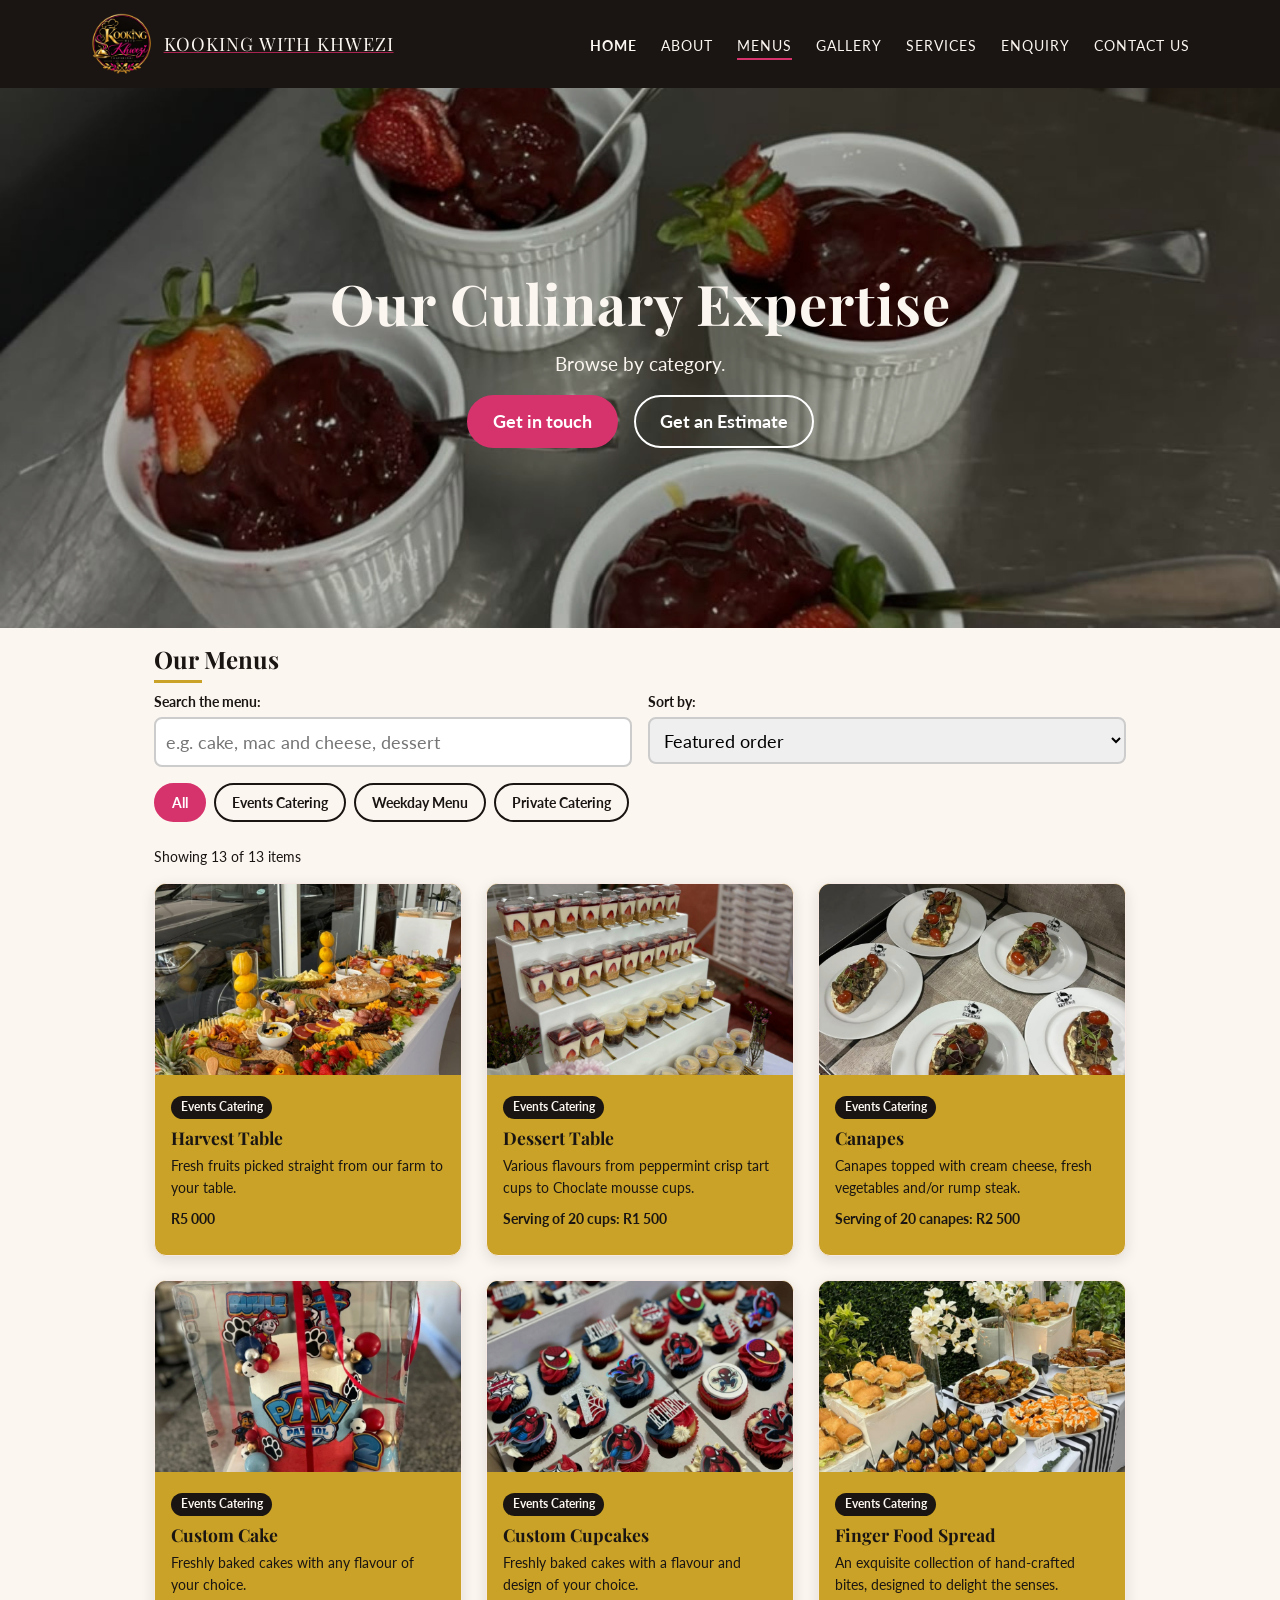
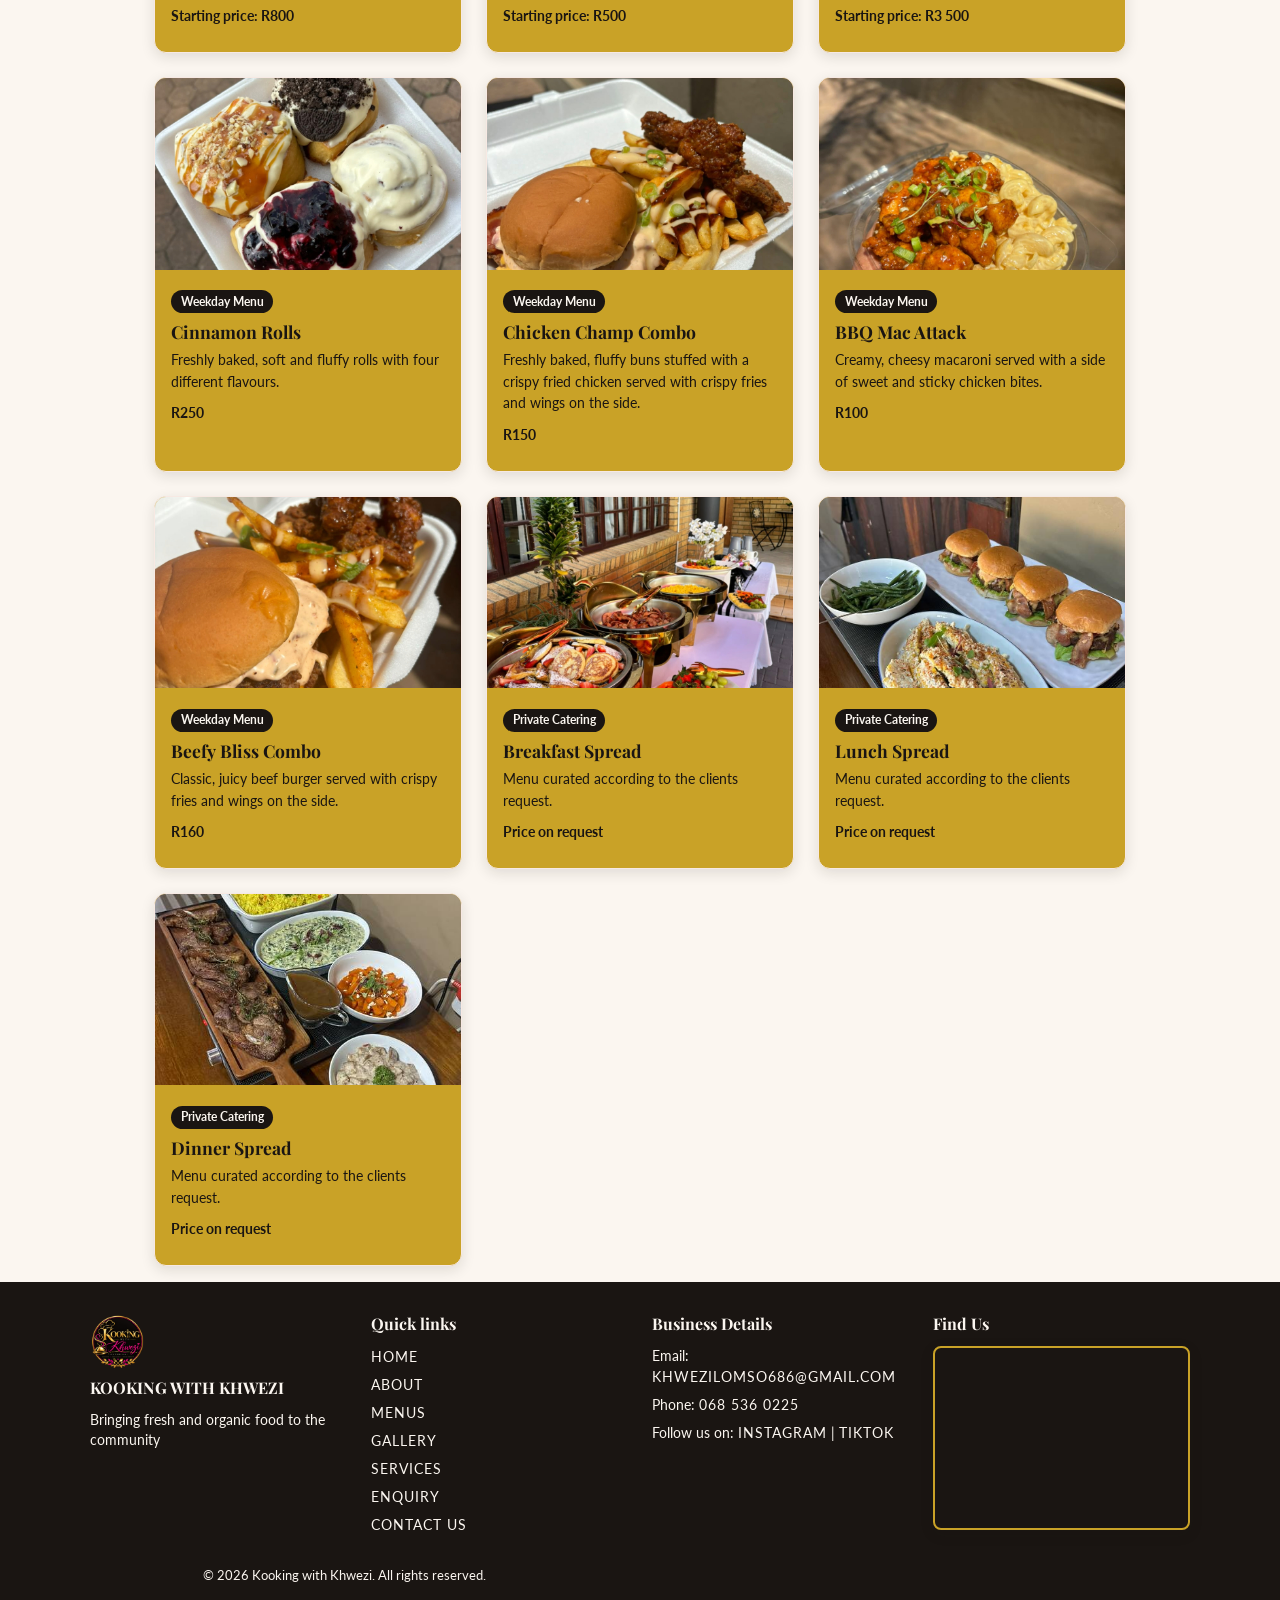
<file: Pages/menu.html>
<!DOCTYPE html>
<html lang="en">
<head>
    <meta charset="UTF-8">
    <meta http-equiv="X-UA-Compatible" content="IE=edge">
    <meta name="viewport" content="width=device-width, initial-scale=1.0">
    <title>Kooking with Khwezi - Menu</title>

    <!--Meta description-->
    <meta name="description" content="Browse event catering, weekday meals and private catering menus with prices. Search and sort to find cakes, canapes, combos and spreads.">

    <!--Meta keywords-->
    <meta name="keywords" content="catering menu Rustenburg, event menu, weekday meals, custom cakes, canapes, dessert table, private chef menu">

    <!--Robots and revist-->
    <meta name="robots" content="index, follow">
    <meta name="revisit" content="30 days">


    <!-- Google Fonts: Playfair Display (headings) + Lato (body) -->
    <link rel="preconnect" href="https://fonts.googleapis.com">
<link rel="preconnect" href="https://fonts.gstatic.com" crossorigin>
<link href="https://fonts.googleapis.com/css2?family=Lato:ital,wght@400;700&family=Playfair+Display:ital,wght@400;700&display=swap" rel="stylesheet">
  <!-- One external stylesheet shared by every page -->
    <link rel="stylesheet" href="../Styles/styles.css">
</head>
<body>
  <!--Header with sticky top bar with logo, name and navigation-->
    <header class="site-header">
       <div class="header-inner">
      <a class="brand" href="../index.html">
       <img src="../Assets/images/Kooking-with-Khwezi-Catering-Emblem.png" alt="Kooking with Khwezi logo" width="64" height="64">
    <span>KOOKING WITH KHWEZI</span></a>
       <!-- Checkbox and label toggle the mobile menu -->
      <input type="checkbox" id="nav-toggle" class="nav-toggle">
      <label for="nav-toggle" class="nav-burger" aria-label="Open or close the menu">&#9776;</label>
    <nav class="nav" aria-label="Main navigation">

        <ul>
            <li><a href="../index.html">HOME</a></li>
             <li><a href="about.html">ABOUT</a></li>
              <li><a href="menu.html"  aria-current="page">MENUS</a></li>
               <li><a href="gallery.html">GALLERY</a></li>
                <li><a href="services.html">SERVICES</a></li>
                <li><a href="enquiry.html">ENQUIRY</a></li>
                 <li><a href="contact.html">CONTACT US</a></li>
        </ul>
    </nav>
       </div>
    </header>
    
    <!--Hero band plus one CTA button-->
   <!--menu photo dimensions will be 600x600px-->
   <section class="hero hero--page">
    <img class="hero-bg" src="../Assets/images/sorbet-800.jpg" srcset="../Assets/images/sorbet-800.jpg 800w, ../Assets/images/sorbet-1920.jpg 1920w" sizes="100vw" alt="">
    <div class="hero-inner">
    <h1>Our Culinary Expertise </h1>
    <p>Browse by category.</p>
    <div class="hero-actions">
    <a class="btn" href="contact.html">Get in touch</a>
     <a class="btn btn-outline" href="enquiry.html">Get an Estimate</a>
      </div>
    </div>
   </section>
   
   <!--The menu items with categories-->
   <main>
   <section class="section">
    <h2>Our Menus</h2>

    <!--Dynamic content-->
    <div class="menu-tools">
      <div class="tool">
        <label for="menu-search">Search the menu:</label>
        <input type="search" id="menu-search" placeholder="e.g. cake, mac and cheese, dessert" autocomplete="off">
      </div>
      <div class="tool">
        <label for="menu-sort">Sort by:</label>
        <select id="menu-sort">
          <option value="default">Featured order</option>
          <option value="name">Name (A to Z)</option>
          <option value="price-low">Price (low to high)</option>
          <option value="price-high">Price (high to low)</option>
        </select>
      </div>
    </div>

    <nav class="filter-bar" aria-label="Filter menus">
    <a href="#" data-filter="all" class="active"  aria-pressed="true">All</a>
     <a href="#" data-filter="events" aria-pressed="false">Events Catering</a>
     <a href="#" data-filter="weekday" aria-pressed="false">Weekday Menu</a>
     <a href="#" data-filter="private" aria-pressed="false">Private Catering</a>
    </nav>

    <p id="result-count" class="result-count" aria-live="polite"></p>
    <p id="no-results" class="no-results" hidden>No menu items match your search. Try a different word or choose &ldquo;All&rdquo;.</p>

    <div id="menu-grid" class=" grid grid--3"></div>
    <noscript><p class="no-results">The menu needs JavaScript. Please enable it, or <a href="contact.html">contact us</a> for our menu.</p></noscript>
   </section>
   </main>


     <footer class="site-footer">
        <div class="footer-grid">
      <div class="footer-brand">
        <img src="../Assets/images/Kooking-with-Khwezi-Catering-Emblem.png" alt="Kooking with khwezi logo" width="56" height="56">
        <h3>KOOKING WITH KHWEZI</h3>
        <p>Bringing fresh and organic food to the community</p>
      </div>

        <div>
          <h3>Quick links</h3>
        <ul>
            <li><a href="../index.html">HOME</a></li>
             <li><a href="about.html">ABOUT</a></li>
              <li><a href="menu.html">MENUS</a></li>
               <li><a href="gallery.html">GALLERY</a></li>
                <li><a href="services.html">SERVICES</a></li>
                <li><a href="enquiry.html">ENQUIRY</a></li>
                 <li><a href="contact.html">CONTACT US</a></li>
        </ul>
        </div>

        <div>
          <h3>Business Details</h3>
        <ul>
          <li>Email: <a href="mailto:khwezilomso686@gmail.com">Khwezilomso686@gmail.com</a></li>
          <li>Phone: <a href="tel:+27685360225">068 536 0225</a></li>
          <li>
            Follow us on:
            <a href="https://www.instagram.com/khwezis_mobile_kitchen?utm_source=ig_web_button_share_sheet&stkn=ZDNlZDc0MzIxNw==" target="_blank" rel="noopener noreferrer">Instagram</a> |
             <a href="https://www.tiktok.com/@kooking_with_khwezi?_r=1&_t=ZS-9AFSSzVnfZi" target="_blank" rel="noopener noreferrer">TikTok</a>    
          </li>
        </ul>
        </div>

        <div class="footer-map">
            <h3>Find Us</h3>
          <div class="map-wrap">
            <iframe title="Map showing where KOOKING WITH KHWEZI is located" 
             src="https://www.google.com/maps/embed?pb=!1m18!1m12!1m3!1d3595.9999289196076!2d27.235920775179974!3d-25.67129707740883!2m3!1f0!2f0!3f0!3m2!1i1024!2i768!4f13.1!3m3!1m2!1s0x1ebe0961939f3aab%3A0x55ad76ab5378ed84!2s66%20Loop%20St%2C%20Rustenburg%2C%202999!5e0!3m2!1sen!2sza!4v1792767780115!5m2!1sen!2sza" width="600" height="450" style="border:0;" allowfullscreen="" loading="lazy" referrerpolicy="strict-origin-when-cross-origin"></iframe>
           </div>
        </div>
    </div>
     <p class="copyright"> &copy; <span id="year">2026</span> Kooking with Khwezi. All rights reserved.</p>
        
    </footer>
    <script src="../Scripts/main.js"></script>
    <script src="../Scripts/menu.js"></script>
</body>
</html>
</file>
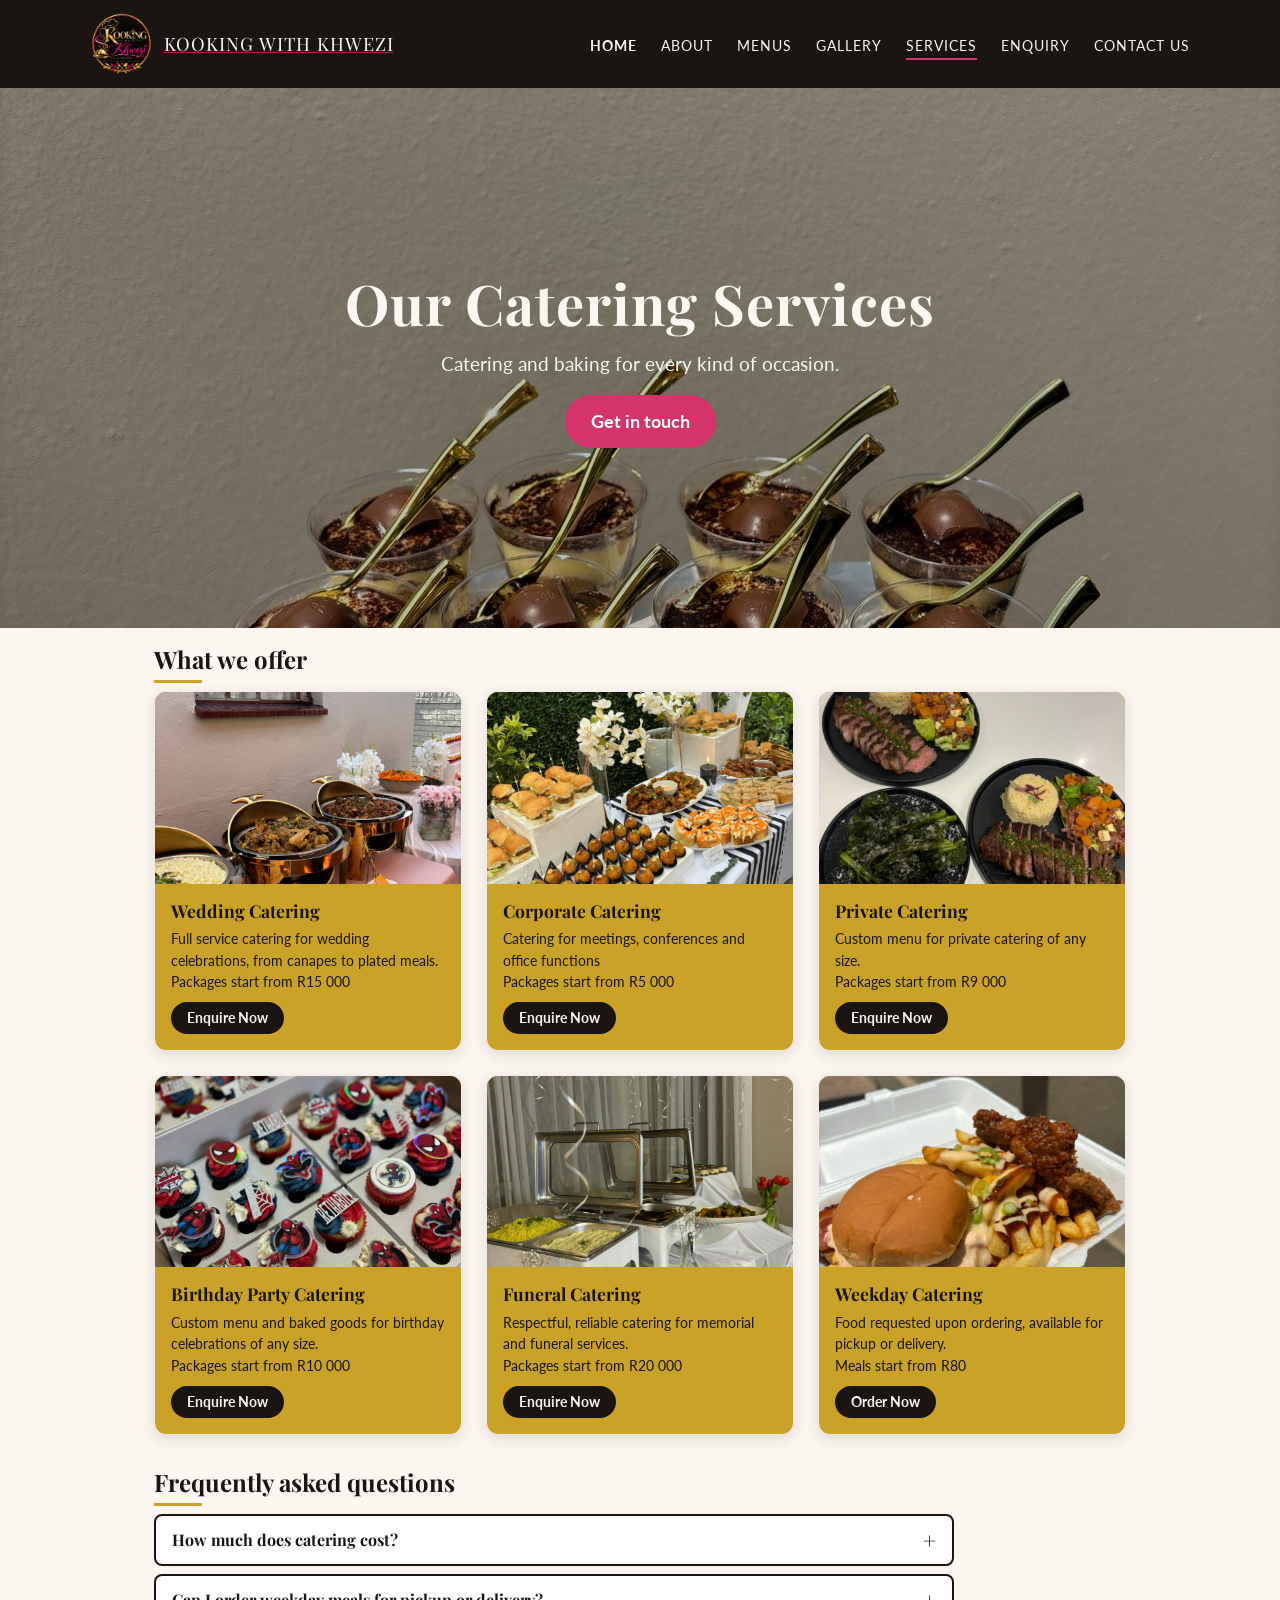
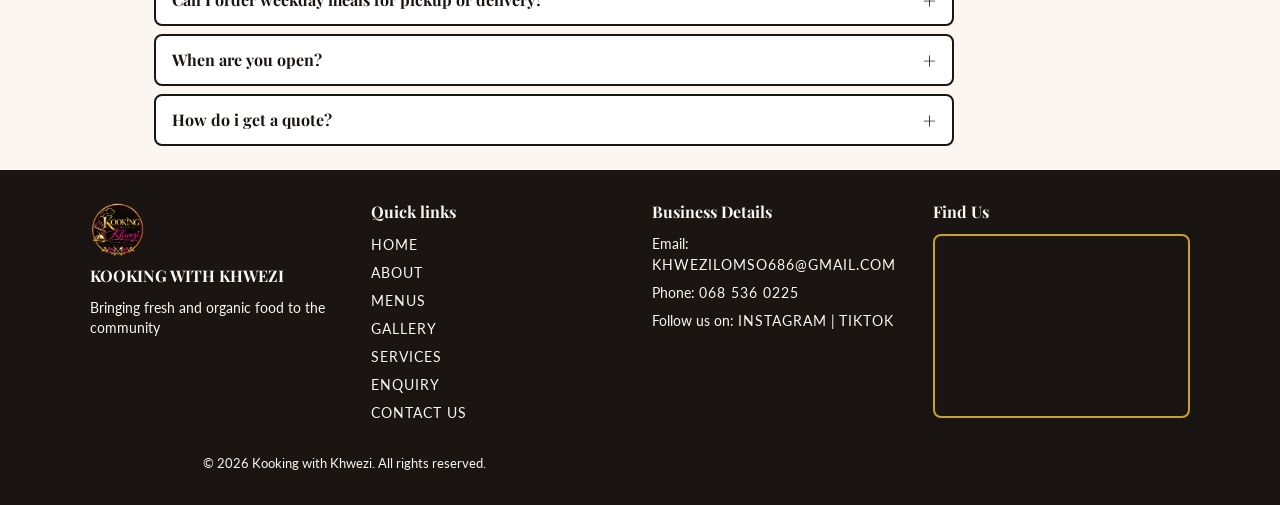
<file: Pages/services.html>
<!DOCTYPE html>
<html lang="en">
<head>
    <meta charset="UTF-8">
     <meta http-equiv="X-UA-Compatible" content="IE=edge">
    <meta name="viewport" content="width=device-width, initial-scale=1.0">
    <title>Kooking with Khwezi - Services</title>

    <!--meta description-->
    <meta name="description" content="Wedding, corporate, private, birthday, funeral and weekday catering in Rustenburg. See packages and prices, then request an estimate online.">

    <!--Meta keywords-->
    <meta name="keywords" content="wedding catering Rustenburg, funeral catering, corporate catering, birthday party catering, private catering, weekday meals, catering prices">

    <!--Robot&Revist-->
    <meta name="robots" content="index, follow">
    <meta name="revisit" content="30 days">
    <!--Google fonts: Playfair Display (headings) and Lato (body)-->   
<link rel="preconnect" href="https://fonts.googleapis.com">
<link rel="preconnect" href="https://fonts.gstatic.com" crossorigin>
<link href="https://fonts.googleapis.com/css2?family=Lato:ital,wght@400;700&family=Playfair+Display:ital,wght@400;700&display=swap" rel="stylesheet">
    <!--One external stylesheet shared by every page-->
    <link rel="stylesheet" href="../Styles/styles.css">
</head>
<body>
     <header class="site-header">
        <div class="header-inner">
       <a class="brand" href="../index.html"><img src="../Assets/images/Kooking-with-Khwezi-Catering-Emblem.png" alt="Kooking with Khwezi logo" width="64" height="64">  
    <span>KOOKING WITH KHWEZI</span></a>
    
<!-- Checkbox + label toggle the mobile menu without JavaScript -->
     <input type="checkbox" id="nav-toggle" class="nav-toggle">
      <label for="nav-toggle" class="nav-burger" aria-label="Open or close the menu">&#9776;</label>
    <nav class="nav" aria-label="Main navigation">
        <ul>
            <li><a href="../index.html">HOME</a></li>
             <li><a href="about.html">ABOUT</a></li>
              <li><a href="menu.html">MENUS</a></li>
               <li><a href="gallery.html">GALLERY</a></li>
                <li><a href="services.html"  aria-current="page">SERVICES</a></li>
                <li><a href="enquiry.html">ENQUIRY</a></li>
                 <li><a href="contact.html">CONTACT US</a></li>
        </ul>
    </nav>
    </div>
    </header>
    
   <!--Hero band plus one CTA button-->
    <section class="hero hero--page">
    <img class="hero-bg" src="../Assets/images/choco-dessert-table-800.jpg" srcset="../Assets/images/choco-dessert-table-800.jpg 800w, ../Assets/images/chocolatedessert-table-1920.jpg 1920w" sizes="100vw" alt="">    
    <div class="hero-inner">
    <h1>Our Catering Services</h1>
    <p>Catering and baking for every kind of occasion.</p>
         <a class="btn" href="contact.html">Get in touch</a>
        
    </div>
   </section>

   <main>
   <!--Columns of service cards -->
   <section class="section">
    <h2>What we offer</h2>
    <div class="grid grid--3">
    <article class="card">
        <img src="../Assets/images/wedding-catering-800.jpg" srcset="../Assets/images/wedding-catering-400.jpg 400w, ../Assets/images/wedding-catering-800.jpg 800w" sizes="(max-width: 600px) 100vw, (max-width: 960px) 50vw, 33vw" alt="Wedding catering spread with canapés and plated dishes, Rustenburg" width="800" height="600" loading="lazy">
        <div class="card-body">
        <h3> Wedding Catering</h3>
        <p>Full service catering for wedding celebrations, from canapes to plated meals. <br> Packages start from R15 000</p>
        <a class="btn--small" href="enquiry.html?type=wedding">Enquire Now</a></div> 
    </article>
  
    <article class="card">
        <img src="../Assets/images/finger-food-spread-800.jpg" srcset="../Assets/images/finger-food-spread-400.jpg 400w, ../Assets/images/finger-food-spread-800.jpg 800w" sizes="(max-width: 600px) 100vw, (max-width: 960px) 50vw, 33vw" alt="Corporate catering" width="800" height="600" loading="lazy">
         <div class="card-body">
        <h3> Corporate Catering</h3>
        <p>Catering for meetings, conferences and office functions <br> Packages start from R5 000</p>
        <a class="btn--small" href="enquiry.html?type=corporate">Enquire Now</a></div> 
    </article>

    <article class="card">
        <img src="../Assets/images/steak-private-800.jpg" srcset="../Assets/images/steak-private-400.jpg 400w, ../Assets/images/steak-private-800.jpg 800w" sizes="(max-width: 600px) 100vw, (max-width: 960px) 50vw, 33vw" alt="Private catering" width="800" height="600" loading="lazy">
        <div class="card-body">
        <h3> Private Catering</h3>
        <p>Custom menu for private catering of any size. <br> Packages start from R9 000</p>
        <a class="btn--small" href="enquiry.html?type=private">Enquire Now</a></div> 
    </article>
 
    <article class="card">
        <img src="../Assets/images/birthday-cupcakes-800.jpg" srcset="../Assets/images/birthday-cupcakes-400.jpg 400w, ../Assets/images/birthday-cupcakes-800.jpg 800w " sizes="(max-width: 600px) 100vw, (max-width: 960px) 50vw, 33vw" alt="Birthday catering" width="800" height="600" loading="lazy">
        <div class="card-body">
        <h3> Birthday Party Catering</h3>
        <p>Custom menu and baked goods for birthday celebrations of any size. <br> Packages start from R10 000</p>
        <a class="btn--small" href="enquiry.html?type=birthday">Enquire Now</a></div> 
    </article>
        
     <article class="card">
        <img src="../Assets/images/Funeral-cater-800.jpg" srcset="../Assets/images/Funeral-cater-400.jpg 400w, ../Assets/images/Funeral-cater-800.jpg 800w" sizes="(max-width: 600px) 100vw, (max-width: 960px) 50vw, 33vw" alt="Catered buffet prepared for a funeral or memorial service" width="800" height="600" loading="lazy">
        <div class="card-body">
        <h3> Funeral Catering</h3>
        <p>Respectful, reliable catering for memorial and funeral services. <br> Packages start from R20 000</p>
        <a class="btn--small" href="enquiry.html?type=funeral">Enquire Now</a></div> 
    </article>

     <article class="card">
        <img src="../Assets/images/Chicken-burger-800.jpg" srcset="../Assets/images/Chicken-burger-400.jpg 400w, ../Assets/images/Chicken-burger-800.jpg 800w" sizes="(max-width: 600px) 100vw, (max-width: 960px) 50vw, 33vw" alt="Crispy chicken burger with fries, a weekday meal for pickup or delivery" width="800" height="600" loading="lazy">
        <div class="card-body">
        <h3> Weekday Catering</h3>
        <p> Food requested upon ordering, available for pickup or delivery. <br> Meals start from R80</p>
        <a class="btn--small" href="enquiry.html?type=weekday">Order Now</a></div> 
    </article>
    </div>
   </section>

   <section class="section faq">
    <h2>Frequently asked questions</h2>
    <div class="accordion">
        <h3 class="acc-heading"><button class="acc-btn" id="q1" aria-expanded="false" aria-controls="a1">How much does catering cost?</button></h3>
        <div class="acc-panel" id="a1" role="region" aria-labelledby="q1">
            <p>Packages start from R5 000 for corporate functions and go up to R20 000 for funerals, depending on the event and number of guests. Weekday meals start from R80. Use the <a href="enquiry.html">enquiry form</a> for a quick estimate.</p>
        </div>

        <h3 class="acc-heading"><button class="acc-btn" id="q2" aria-expanded="false" aria-controls="a2">Can I order weekday meals for pickup or delivery?</button></h3>
        <div class="acc-panel" id="a2" role="region" aria-labelledby="q2">
            <p>Yes. Weekday food is made when you order and is available for pickup or delivery. See the Weekday Menu on the <a href="menu.html">menus page</a>.</p>
        </div>

        <h3 class="acc-heading"><button class="acc-btn" id="q3" aria-expanded="false" aria-controls="a3">When are you open?</button></h3>
        <div class="acc-panel" id="a3" role="region" aria-labelledby="q3">
            <p>Monday to Friday, 10:00 to 19:00. Saturdays and Sundays are closed to walk-ins because we are out catering events.</p>
        </div>

         <h3 class="acc-heading"><button class="acc-btn" id="q4" aria-expanded="false" aria-controls="a4">How do i get a quote?</button></h3>
        <div class="acc-panel" id="a4" role="region" aria-labelledby="q4">
            <p>Fill in the <a href="enquiry.html">enquiry form</a> with your event type, date and guest numbers and you will see an estimate straight away. Khwezi confirms the final quotw after reading your enquiry.</p>
        </div>

    </div>
   </section>
    </main>

   <footer class="site-footer">
        <div class="footer-grid">
      <div class="footer-brand">
        <img src="../Assets/images/Kooking-with-Khwezi-Catering-Emblem.png" alt="Kooking with Khwezi" width="56" height="56">
        <h3>KOOKING WITH KHWEZI</h3>
        <p>Bringing fresh and organic food to the community</p>
      </div>

        <div>
          <h3>Quick links</h3>
        <ul>
            <li><a href="../index.html">HOME</a></li>
             <li><a href="about.html">ABOUT</a></li>
              <li><a href="menu.html">MENUS</a></li>
               <li><a href="gallery.html">GALLERY</a></li>
                <li><a href="services.html">SERVICES</a></li>
                <li><a href="enquiry.html">ENQUIRY</a></li>
                 <li><a href="contact.html">CONTACT US</a></li>
        </ul>
        </div>

        <div>
          <h3>Business Details</h3>
        <ul>
          <li>Email: <a href="mailto:khwezilomso686@gmail.com">Khwezilomso686@gmail.com</a></li>
          <li>Phone: <a href="tel:+27685360225">068 536 0225</a></li>
          <li>
            Follow us on:
            <a href="https://www.instagram.com/khwezis_mobile_kitchen?utm_source=ig_web_button_share_sheet&stkn=ZDNlZDc0MzIxNw==" target="_blank" rel="noopener noreferrer">Instagram</a> |
             <a href="https://www.tiktok.com/@kooking_with_khwezi?_r=1&_t=ZS-9AFSSzVnfZi" target="_blank" rel="noopener noreferrer">TikTok</a>      
          </li>
        </ul>
        </div>
        

        <div class="footer-map">
            <h3>Find Us</h3>
          <div class="map-wrap">
            <iframe title="Map showing where KOOKING WITH KHWEZI is located" 
             src="https://www.google.com/maps/embed?pb=!1m18!1m12!1m3!1d3595.9999289196076!2d27.235920775179974!3d-25.67129707740883!2m3!1f0!2f0!3f0!3m2!1i1024!2i768!4f13.1!3m3!1m2!1s0x1ebe0961939f3aab%3A0x55ad76ab5378ed84!2s66%20Loop%20St%2C%20Rustenburg%2C%202999!5e0!3m2!1sen!2sza!4v1792767780115!5m2!1sen!2sza" width="600" height="450" style="border:0;" allowfullscreen="" loading="lazy" referrerpolicy="strict-origin-when-cross-origin"></iframe>
           </div>
        </div>
    </div>
        <p class="copyright"> &copy; <span id="year">2026</span> Kooking with Khwezi. All rights reserved.</p>
        
    </footer>
    <script src="../Scripts/main.js"></script>
    <script src="../Scripts/services.js"></script>
</body>
</html>
</file>
<file: Styles/styles.css>
/*------ CSS RESET ------*/

*, *::before, *::after {margin: 0;
padding: 0;
box-sizing: border-box;}
img {max-width: 100%;height: auto; display: block;}
ul {list-style: none;}


/* Variables from colour plaette Part 1*/
:root{
    --ink: #1A1512;
    --rose: #D6336C;
    --gold: #C9A227;
    --blush: #F7E9E3;
    --ivory: #FBF6F0;
    --rose-dark: #A8234F; 
    --font-head: "Playfair Display", Georgia, serif;
    --radius: 12px;
    --shadow: 0 4px 14px rgba(26, 21, 18, 0.12);
}

/*Base Styles*/

html{ font-size: 100%; scroll-behavior: smooth;}


body{
    font-family: "Lato", Arial, sans-serif;
    font-size: clamp(1rem, 0.94rem + 0.3vw, 1.125rem); /*Fix- Part 2 feedback*/
    line-height: 1.5;
    color: #1A1512;
    background-color: #FBF6F0;
}

/* Typography*/
h1, h2, h3{font-family:"Playfair Display", Georgia, serif ;
line-height: 1.25; margin-bottom: 0.75rem; }
h1 { font-size: clamp(1.6rem, 1.2rem + 2vw, 2.25rem) ; letter-spacing: 1px; }
h2 { font-size: clamp(1.3rem, 1.1rem + 1vw, 1.5rem) ; }
h3 { font-size: clamp(1.1rem, 1.05rem + 0.3vw, 1.125rem) ; }
p  { margin-bottom: 1rem; max-width: 70ch; } 

h2::after {                                                 
  content: ""; display: block; width: 3rem; height: 3px;
  background: var(--gold); margin-top: 0.4rem;}

  .price { font-weight: 700; color: var(--rose-dark); }

 .card .price { color: var(--ink); }

/*Layout*/
.site-header {
  position: sticky; top: 0; z-index: 10;
  display: flex; justify-content: space-between; align-items: center;
  padding: 0.75rem 5%; background-color: var(--ink); color: var(--ivory);
}
.brand { display: flex; align-items: center; gap: 0.75rem; font-family: var(--font-head); font-size: 1.1rem; text-transform: uppercase; letter-spacing: 1px; }
.brand img { width: 2.75rem; height: 2.75rem; border-radius: 50%; object-fit: cover; }
.nav ul { display: flex; gap: 1.5rem; }
.nav-toggle, .nav-burger { display: none; }           
 

.hero-inner { max-width: 760px; margin: 0 auto; }
.hero p { margin-left: auto; margin-right: auto; font-size: 1.15rem; }
.hero-actions { display: flex; justify-content: center; gap: 1rem; flex-wrap: wrap; }

/*Footer*/
.site-footer { background-color: var(--ink); color: var(--ivory); padding: 2rem 5% 1rem; }
.footer-grid {
  display: grid; grid-template-columns: repeat(4, 1fr); gap: 1.5rem;
  max-width: 75rem; margin: 0 auto;
}
.copyright { text-align: center; font-size: 0.8rem; margin-top: 1.5rem; }
 
/*Components*/
.card { background: #C9A227; border: 1px solid var(--blush); border-radius: var(--radius); box-shadow: var(--shadow); overflow: hidden; transition: transform 0.3s ease; }
.card-body { padding: 1rem; }
.card img { width: 100%; aspect-ratio: 4 / 3; object-fit: cover; }
.profile { width: 14rem; height: 14rem; border-radius: 50%; object-fit: cover; border: 4px solid var(--gold); margin: 0 auto; }
.hours { background-color: var(--blush); border-left: 6px solid var(--rose); border-radius: var(--radius); padding: 1.25rem; }
table { width: 100%; border-collapse: collapse; margin-bottom: 1.5rem; }
th, td { padding: 0.6rem 0.8rem; text-align: left; border-bottom: 1px solid var(--blush); }
th { background-color: var(--ink); color: var(--ivory); }
form { background: #fff; padding: 1.5rem; border-radius: var(--radius); box-shadow: var(--shadow); }
label { display: block; font-weight: 700; margin: 0.8rem 0 0.25rem; }
input, select, textarea { width: 100%; padding: 0.6rem; font: inherit; border: 2px solid #ccc; border-radius: 8px; }
input[type="checkbox"], input[type="radio"] { width: auto;}
/*One checkbox or radio option per line*/
.choice {display: flex; align-items: center; gap: 0.6rem; font-weight: 400; margin: 0.35rem 0;}
/*Neat outlined groups for thr extras and respond method options - enquiry page*/
fieldset {border: 2px solid #ccc; border-radius: 8px; padding: 0.8rem 1rem; margin: 1rem 0;}
legend { font-weight: 700; padding: 0 0.4rem; }
.map-box iframe { width: 100%; height: 14rem; border: 0; border-radius: var(--radius); margin-bottom: 1rem; }
 
.btn {
  display: inline-block; padding: 0.7rem 1.5rem; border: 2px solid var(--rose);
  border-radius: 999px; background-color: var(--rose); color: #fff;
  font-weight: 700; text-decoration: none; cursor: pointer; transition: background-color 0.3s ease;
}
.btn-outline { background-color: transparent; border-color: #fff; }

/*Dark button for light backgrounds*/
.btn-dark {background-color: var(--ink); border-color: var(--ink); color: #fff; }
.actions { display: flex; gap: 0.75rem; flex-wrap: wrap; }
 

a:link { color: var(--rose-dark); }
a:visited { color: #7d3a58; }
a:hover { color: var(--gold); text-decoration: underline; }
a:focus-visible, .btn:focus-visible, input:focus, select:focus, textarea:focus { outline: 3px solid var(--gold); outline-offset: 2px; }
a:active { color: var(--rose); }
 
.nav a:link, .nav a:visited, .site-footer a:link, .site-footer a:visited { color: var(--ivory); text-decoration: none; text-transform: uppercase; font-size: 0.9rem; letter-spacing: 1px; }
.nav a:hover, .site-footer a:hover { color: var(--gold); }
.nav a[aria-current="page"] { border-bottom: 2px solid var(--rose); }   
.nav li:first-child a { font-weight: 700; }
 
.btn:link, .btn:visited { color: #fff; text-decoration: none; }
.btn:hover, .btn:focus { background-color: var(--ink); border-color: var(--ink); color: #fff; }
.btn:active { transform: scale(0.97); }
.card:hover { transform: translateY(-6px); }
tr:nth-child(even) td { background-color: var(--ivory); }         
input:focus, select:focus, textarea:focus { border-color: var(--rose); }
.intro p:first-of-type::first-letter { font-family: var(--font-head); font-size: 2.5rem; color: var(--rose-dark); }

/*-Gallery page only: 3 square images per row-*/
.gallery-grid {
  display: grid;
  grid-template-columns: repeat(3, 1fr);   
  gap: 1rem;
}

.gallery-grid figure {
  margin: 0;
}

.gallery-grid img {
  display: block;
  width: 100%;
  aspect-ratio: 1 / 1;      /* forces a square */
  object-fit: cover;        /* crops to fill the square without stretching */
  border-radius: 0.5rem;
  cursor: zoom-in;           /*indicates to people the photo can be clicked*/
  transition: transform 0.25s ease;  /*smooth hover zoom*/
}
.gallery-grid .lb-link:hover img {transform: scale(1.03);}

.gallery-grid figcaption {
  padding: 0.5rem 0;
  font-size: 0.9rem;
  text-align: center;
}
 

@media (max-width: 900px) {
  .grid--3 { grid-template-columns: repeat(2, 1fr); } /*fixed because grid-3 does not exist in the html*/
  .footer-grid { grid-template-columns: repeat(2, 1fr); }
  .two-col, .contact-layout { grid-template-columns: 1fr; }
  .nav ul { gap: 0.9rem; }
}
@media (max-width: 600px) {
  html { font-size: 100%; }                                    
/*Removed h1 and h2 sizes because the clamp function now handles small phones*/
  main { padding: 1.5rem 4%; }
   .grid--3, .footer-grid { grid-template-columns: 1fr; }    /*fixed because grid-3 does not exist in the html*/
  .hero { min-height: 18rem; }
  .brand span { font-size: 0.9rem; }
 
  .nav-burger { display: block; font-size: 1.8rem; cursor: pointer; color: var(--ivory); }
  .nav { display: none; position: absolute; top: 100%; left: 0; width: 100%; background-color: var(--ink); padding: 1rem 5%; }
  .nav ul { flex-direction: column; gap: 0.5rem; }
  .nav-toggle:checked ~ .nav { display: block; }
  .nav-toggle:focus-visible ~ .nav-burger { outline: 3px solid var(--gold); }
  .nav-toggle { display: block; position: absolute; opacity: 0; }
  .btn { width: 100%; text-align: center; }}

  /*layout helpers*/
  [hidden] {display: none !important;}
  .section, .container {max-width: 1100px; margin: 0 auto; padding: 2rem 5%;}
  .two-col {display: grid; grid-template-columns: 2fr 1fr; gap: 2rem; align-items: start;}
  .split {display: grid; grid-template-columns: auto 1fr; gap: 2rem; align-items: start;}
  .split > section {grid-column: 1 / -1;}

  /*Comment*/
  .header-inner {display: flex; justify-content: space-between; align-items: center; width: 100%; max-width: 1100px; margin: 0 auto; flex-wrap: wrap;}
  .brand {gap: 0.6rem; font-size: 1.15rem; white-space: nowrap;}
  .brand img {width: 4rem; height: 4rem; flex-shrink: 0;}
  .brand span {color: var(--ivory);}
  .nav ul {display: flex; flex-direction: row; gap: 1.5rem; }
  .nav a {padding: 0.3rem 0;}
  @media (max-width: 1050px) {
    .nav a:link, .nav a:visited {font-size: 0.8rem;}
    .nav ul {gap: 1rem;}
  }

  /*Cards*/
  .grid {display: grid; gap: 1.5rem; }
  @media (min-width: 901px) { .grid--3 { grid-template-columns: repeat(3, 1fr);} }
  .card img {aspect-ratio: 16/ 10;}
  .card-body h3 {font-size: 1.1rem; margin-bottom: 0.4rem;}
  .card-body p {font-size: 0.9rem; margin-bottom: 0.6rem;}
  .btn--small {display: inline-block; padding: 0.35rem 1rem; border-radius: 999px; background: var(--ink); font-size: 0.85rem; font-weight: 700;}
  .btn--small:link, .btn--small:visited {color: var(--ivory); text-decoration: none;}
  .hero h1 {color: var(--ivory);}

  /*Service page*/
  .accordion {max-width: 50rem;}
  .acc-heading {margin: 0 0 0.5rem; font-size: 1rem;}
  .acc-btn {display: flex; justify-content: space-between; align-items: center; gap: 1rem; width: 100%; text-align: left; font: inherit; font-weight: 700; padding: 0.8rem 1rem; background: #fff; color: var(--ink); border: 2px solid var(--ink); border-radius: 8px; cursor: pointer;}
  .acc-btn::after {content: "+"; font-size: 1.4rem; line-height: 1;}
  .acc-btn[aria-expanded="true"] {background: var(--ink); color: var(--ivory);}
  .acc-btn[aria-expanded="true"]::after {content: "\2212";}
  .acc-btn:focus-visible {outline: 3px solid var(--gold); outline-offset: 2px;}
  .acc-panel {padding: 0.5rem 1rem 1rem; margin-bottom: 0.5rem; animation: accOpen 0.25s ease;}
  @keyframes accOpen {from {opacity: 0; transform: translateY(-6px);} to {opacity: 1; transform: none;}}

  /*Hero: home = sliding pictures*/
  .hero {position: relative; overflow: hidden; display: flex; align-items: center; justify-content: center;
  text-align: center; color: var(--ivory); padding: 4rem 1.5rem; background: var(--ink);}
  .hero--home {min-height: 81vh;}
  .slides {position: absolute; top: 0; left: 0;
  width: 500%; height: 100%; display: flex; animation: slideHero 15s infinite ease-in-out;}
  .slides img {
    width: 20%;
    height: 100%;
    object-fit: cover;
  }
  .hero--home:hover .slides {animation-play-state: paused ;}
  .hero--home::after{
    content: ""; position: absolute; inset: 0; z-index: 1;
    background: rgba(0, 0, 0, 0.25);
  }
  .hero-inner {position: relative; z-index: 2; max-width: 800px; margin: 0 auto;}
  .hero--home h1 {font-size: clamp(2.2rem, 6vw, 4.5rem); color: var(--ivory);}
  .hero--home p {font-size: 1.3rem; margin-left: auto; margin-right: auto;}
  .hero-actions { display: flex; justify-content: center; gap: 1rem; flex-wrap: wrap;}
  @keyframes slideHero {0%, 16% {transform: translateX(0);} 
  20%, 36% {transform: translateX(-20%);} 
  40%, 56% {transform: translateX(-40%);} 
  60%, 76% {transform: translateX(-60%);} 
  80%, 100% {transform: translateX(-80%);} 
}

  @media (prefers-reduced-motion: reduce) {.slides, .acc-panel, .lightbox {animation: none;} .gallery-grid img, .card {transition: none;}}

  /*Filter bar (Menu, services and gallery)*/
  .filter-bar {display: flex; flex-wrap: wrap; gap: 0.5rem; margin: 0.5rem 0 1.5rem;}
  .filter-bar a:link, .filter-bar a:visited {padding: 0.4rem 1rem; border: 2px solid var(--ink); border-radius: 99px; color: var(--ink); font-size: 0.9rem; font-weight: 700; text-decoration: none;}
  .filter-bar a:hover, .filter-bar a.active {background: var(--rose); border-color: var(--rose); color: #fff;}

  /*search box and sort drop-down above the filter buttons*/
  .menu-tools {display: flex; flex-wrap: wrap; gap: 1rem; margin: 0.5rem 0 1rem;}
  .menu-tools .tool {flex: 1 1 14rem;}
  .menu-tools label {margin: 0 0 0.25rem; font-size: 0.9rem;}
  .result-count {font-size: 0.9rem; margin: 0.5rem 0 1rem;}
  .tag {display: inline-block; font-size: 0.75rem; font-weight: 700; background: var(--ink); color: var(--ivory); padding: 0.15rem 0.6rem; border-radius: 99px; margin-bottom: 0.5rem;}

  /*gallery*/
  .gallery-grid {grid-template-columns: repeat(4, 1fr);}
  .gallery-grid figcaption {font-size: 0.85rem;}
  
  /*Gallery lightbox*/
  .lb-link {display: block;}
  .lightbox {position: fixed; inset: 0; z-index: 100; display: flex; align-items: center; justify-content: center; padding: 1rem; background: rgba(10, 8, 7, 0.92); animation: lbFade 0.2s ease;}
  .lightbox figure {max-width: min(92vw, 900px); margin: 0; text-align: center; color: var(--ivory);}
  .lightbox img {max-height: 78vh; width: auto; max-width: 100%; margin: 0 auto; border-radius: 0.5rem;}
  .lightbox figcaption {padding-top: 0.75rem; font-size: 0.95rem;}
  .lb-btn {position: absolute; width: 3rem; height: 3rem; border-radius: 50%; border: 2px solid #fff; background: rgba(255, 255, 255, 0.12); color: #fff; font-size: 1.6rem; line-height: 1; cursor: pointer;}
  .lb-btn:hover, .lb-btn:focus-visible {background: var(--rose); outline: none;}
  .lb-close {top: 1rem; right: 1rem;}
  .lb-prev {left: 1rem; top: 50%; transform: translateY(-50%);}
  .lb-next {right: 1rem; top: 50%; transform: translateY(-50%);}
  .lb-open {overflow: hidden;} /* stops the page scrolling behind the open viewer */
  @keyframes lbFade {from {opacity: 0;} to {opacity: 1;}}

  /*Footer*/
  .footer-grid {max-width: 1100px;}
  .footer-grid h3 {font-size: 1rem;}
  .footer-grid li, .footer-grid p {font-size: 0.85rem; margin-bottom: 0.4rem; overflow-wrap: anywhere;} /*Part 2 feedback:Allows lengthy email addresses wrap on small phones.*/
  .footer-grid img {width: 3.5rem; height: 3.5rem; border-radius: 50%; margin-bottom: 0.5rem;}
  .footer-map img {width: 160px; height: auto; border-radius: 8px; border: 2px solid var(--gold);}
  .map-link {display: block; position: relative; border-radius: var(--radius); overflow: hidden; box-shadow: var(--shadow);}
  .map-link img {width: 100%; aspect-ratio: 3/2; object-fit: cover;}
  .map-link span {position: absolute; left: 0; right: 0; bottom: 0; padding: 0.5rem; background: rgba(26,21,18,0.8); color: var(--ivory); text-align: center; font-weight: 700;}
  .map-link:link, .map-link:visited {color: var(--ivory); text-decoration: none;}

  @media (max-width: 900px){
    .gallery-grid {grid-template-columns: repeat(3, 1fr);}
    .brand span {font-size: 0.95rem;}
  }
  @media (max-width: 900px){
    .gallery-grid {grid-template-columns: repeat(2, 1fr);}
    .two-col, .split {grid-template-columns: 1fr;}
    .brand img {width: 3rem; height: 3rem;}
    .nav {z-index: 20;}
    .hero--home {padding: 3rem 1rem;}
  }

 
  .intro {padding-top: 1.25rem; padding-bottom: 0.5rem;}
  .intro p {font-size: 0.95rem; margin-bottom: 0.5rem;}
  .hours {padding: 0.8rem 1rem; font-size: 0.9rem;}
  .section h2 { margin-bottom: 0.5rem;}
  .section {padding-top: 1rem; padding-bottom: 1rem;}
  .brand span {text-decoration: none;}
   /* NEW (Part 2 feedback, very small phones): the company name was set not to wrap, so on 320-360px screens it pushed the menu button off the screen. */
  @media (max-width: 400px) {
    .brand {white-space: normal; gap: 0.4rem;}
    .brand span {font-size: 0.75rem;}
    .brand img {width: 2.5rem; height: 2.5rem;}
  }

  /*Find Us = Contact page*/
  .find-us {padding-bottom: 2rem;}
  .find-table {margin-bottom: 0; font-size: 0.95rem;}
  .find-table th {padding: 0.8rem 1rem;}
  .find-table td {padding: 0.8rem 1rem; background: #fff; vertical-align: top;}
  .map-wrap {width: 100%; border-radius: 0 0 var(--radius) var(--radius); overflow: hidden; box-shadow: var(--shadow);}
  .map-wrap iframe {display: block; width: 100%; height: 400px; border: 0;}
  @media (max-width: 600px) {.find-table thead {display: none;} .find-table tr, .find-table td {display: block;} .map-wrap iframe {height: 300px;}}

  /*Footer*/
  .footer-map .map-wrap {border-radius: 8px; border: 2px solid var(--gold); overflow: hidden;}
  .footer-map .map-wrap iframe {height: 180px;}
  
  
  @media (max-width: 600px){
    .nav ul {flex-direction: column;}
  }

 
  .hero--page {min-height: 60vh; padding: 4rem 1.5rem;}
  .hero--page::after {
  content: ""; position: absolute; inset: 0; z-index: 1; 
  background: rgba(0, 0, 0, 0.25);
  }
  .hero-bg {
    position: absolute; top: 0; left: 0;
    width: 100%; height: 100%;
    object-fit: cover;
  }
  .hero--page h1 {font-size: clamp(1.7rem, 5vw, 3.5rem); color: var(--ivory);}
  .hero--page p {font-size: 1.2rem; margin-left: auto; margin-right: auto;}

  .error-msg {display: block; color: #b00020; font-size: 0.85rem; margin-top: 0.25rem;}
  .field-invalid {border-color: #b00020 !important;}
  .form-success {background: var(--blush); border-left: 6px solid var(--gold); border-radius: var(--radius); padding: 1.5rem;}

  /*Contact and enquiry pages*/
  .panel, .result-panel {background: var(--blush); border-left: 6px solid var(--gold); border-radius: var(--radius); padding: 1.25rem;}
  .estimate {font-family: var(--font-head); font-size: 2rem; font-weight: 700; margin: 0.25rem 0 0.5rem;}
  .small {font-size: 0.85rem;}
  .result-panel dl {display: grid; grid-template-columns: auto 1fr; gap: 0.25rem 1rem; font-size: 0.9rem; margin: 1rem 0;}
  .result-panel dt {font-weight: 700;}
  .breakdown {list-style: disc; padding-left: 1.2rem; font-size: 0.9rem; margin-bottom: 1rem;}
  .notice {background: #fff; border-left: 6px solid var(--gold); border-radius: 8px; padding: 0.75rem 1rem; font-size: 0.9rem;}
  .notice-warn {border-left-color: #b00020;} /* red edge when the date is short notice */
  .status-msg {font-size: 0.9rem; font-weight: 700; margin: 0.75rem 0;}
  .honeypot {position: absolute; left: -999px; width: 1px; height: 1px; overflow: hidden;}
  /* the email that is built after the contact form is sent */
  .email-preview {white-space: pre-wrap; background: #fff; border-radius: 8px; padding: 1rem; font-size: 0.85rem; margin: 1rem 0;}
</file>
